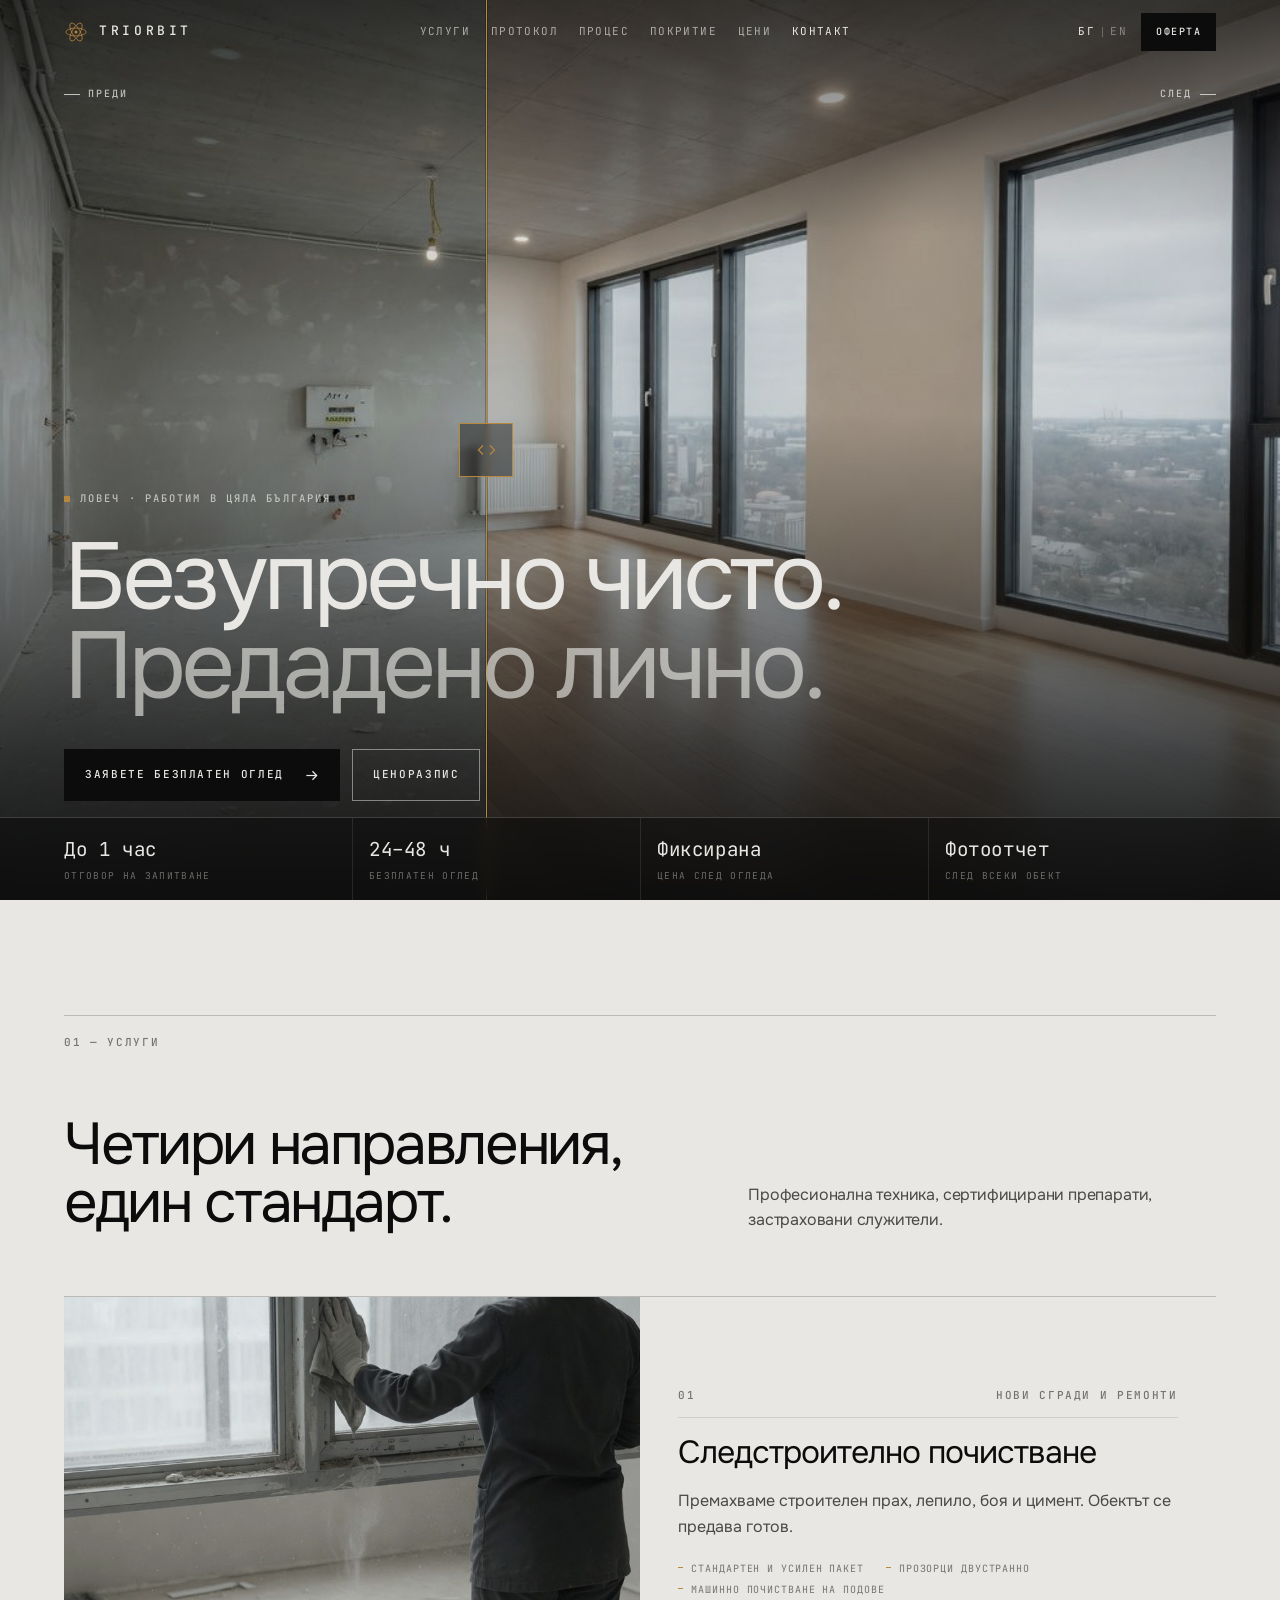
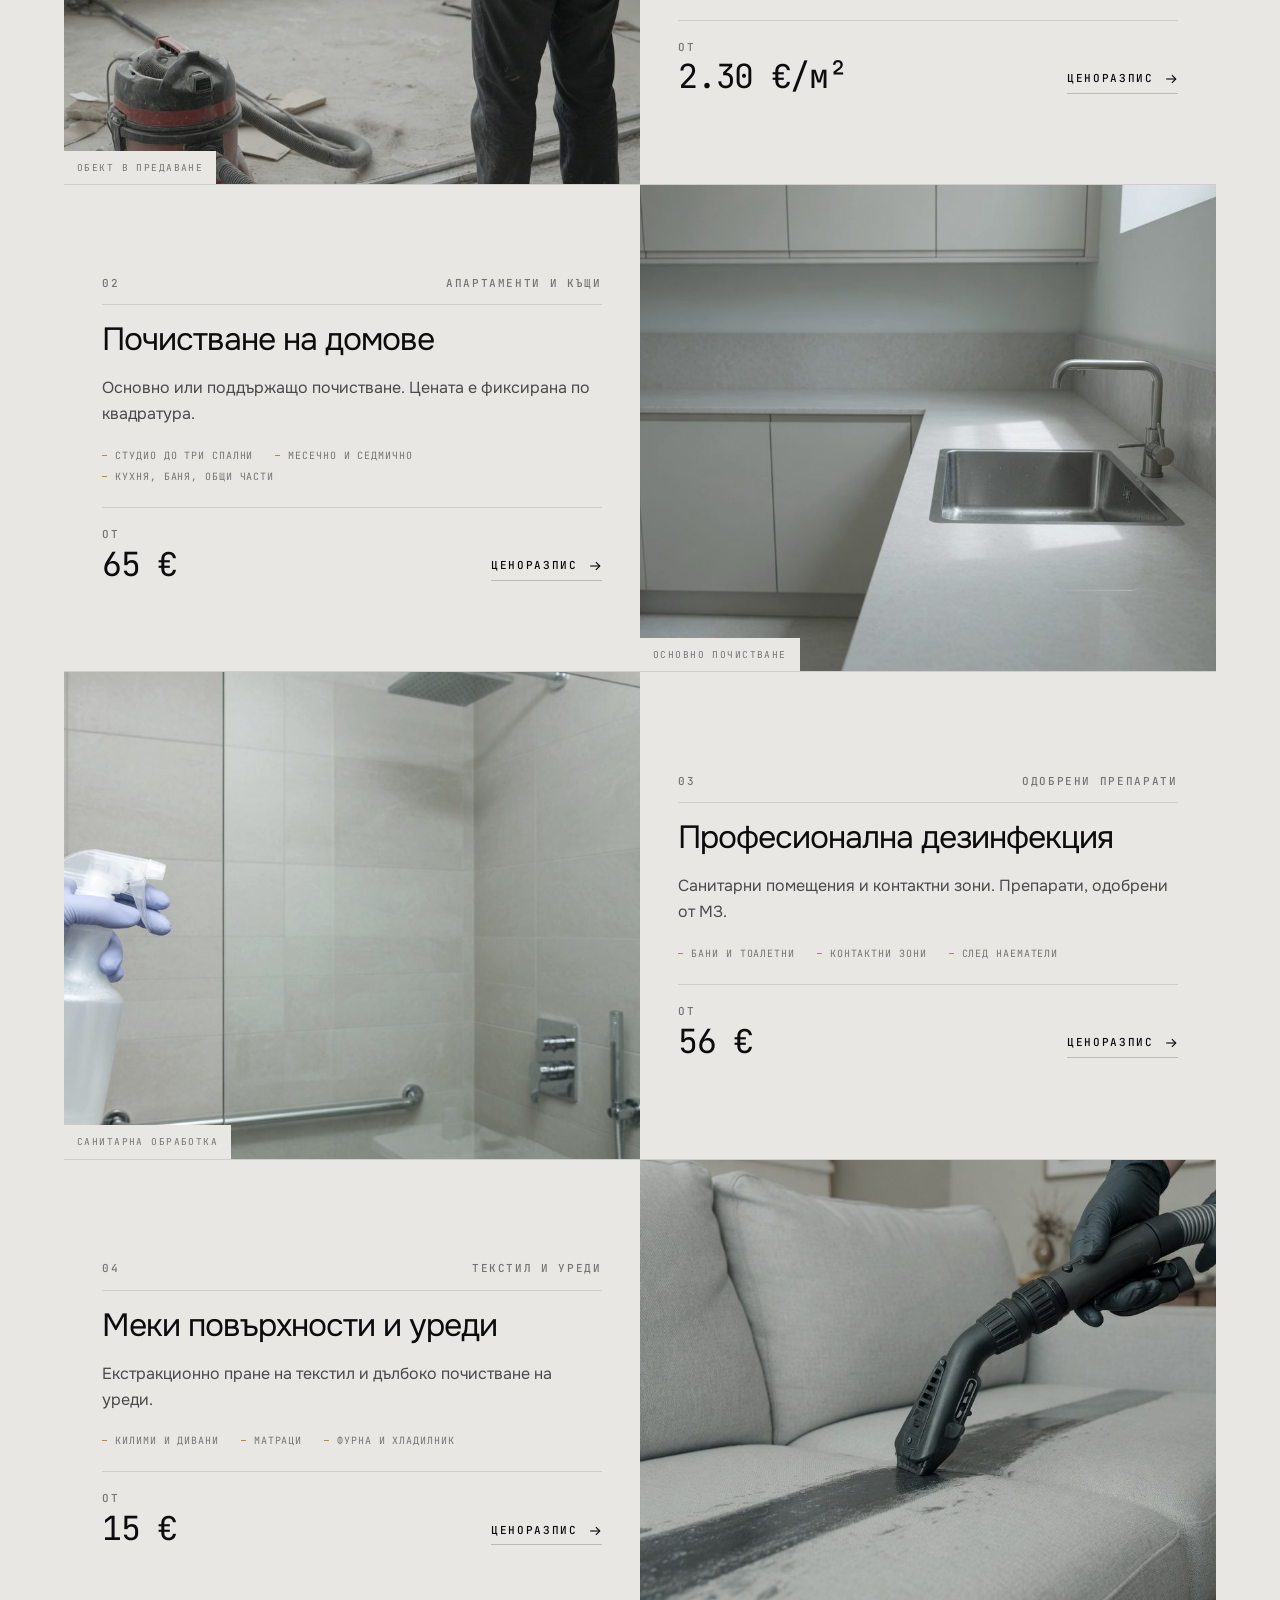
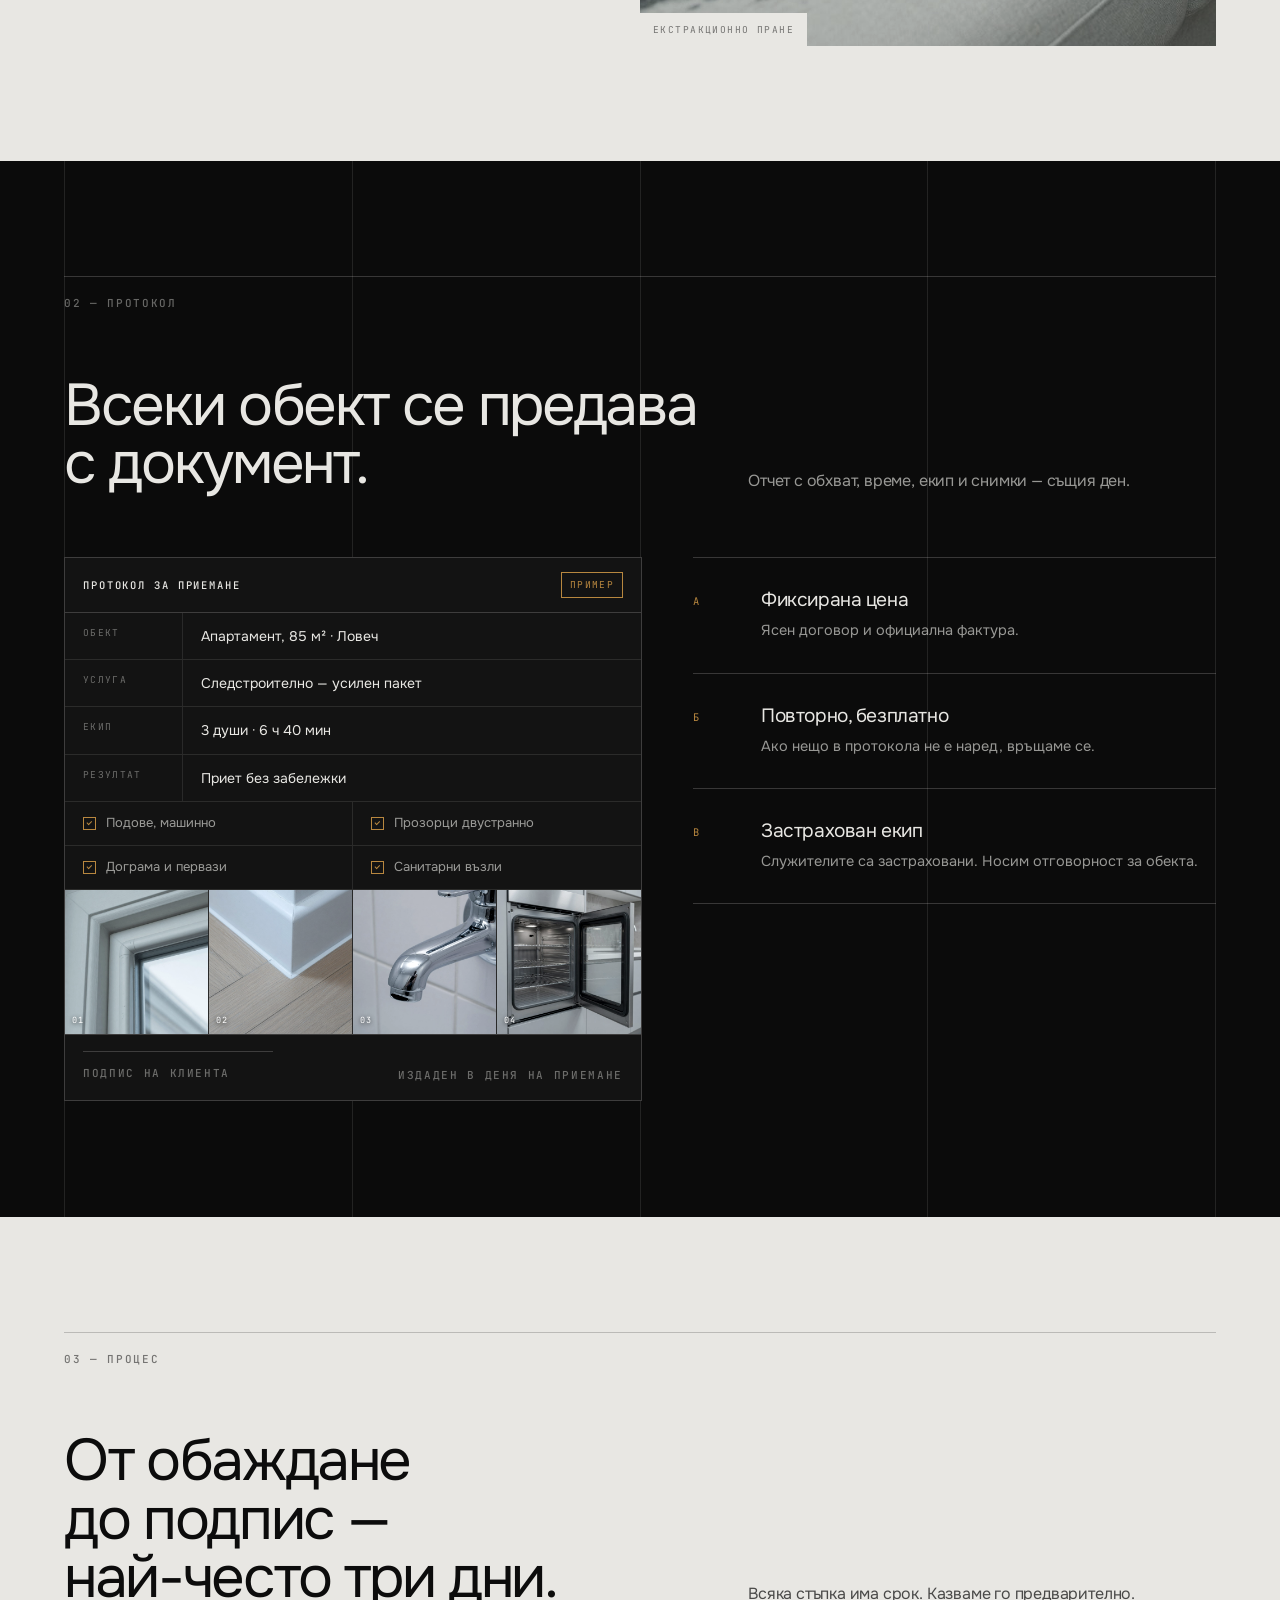
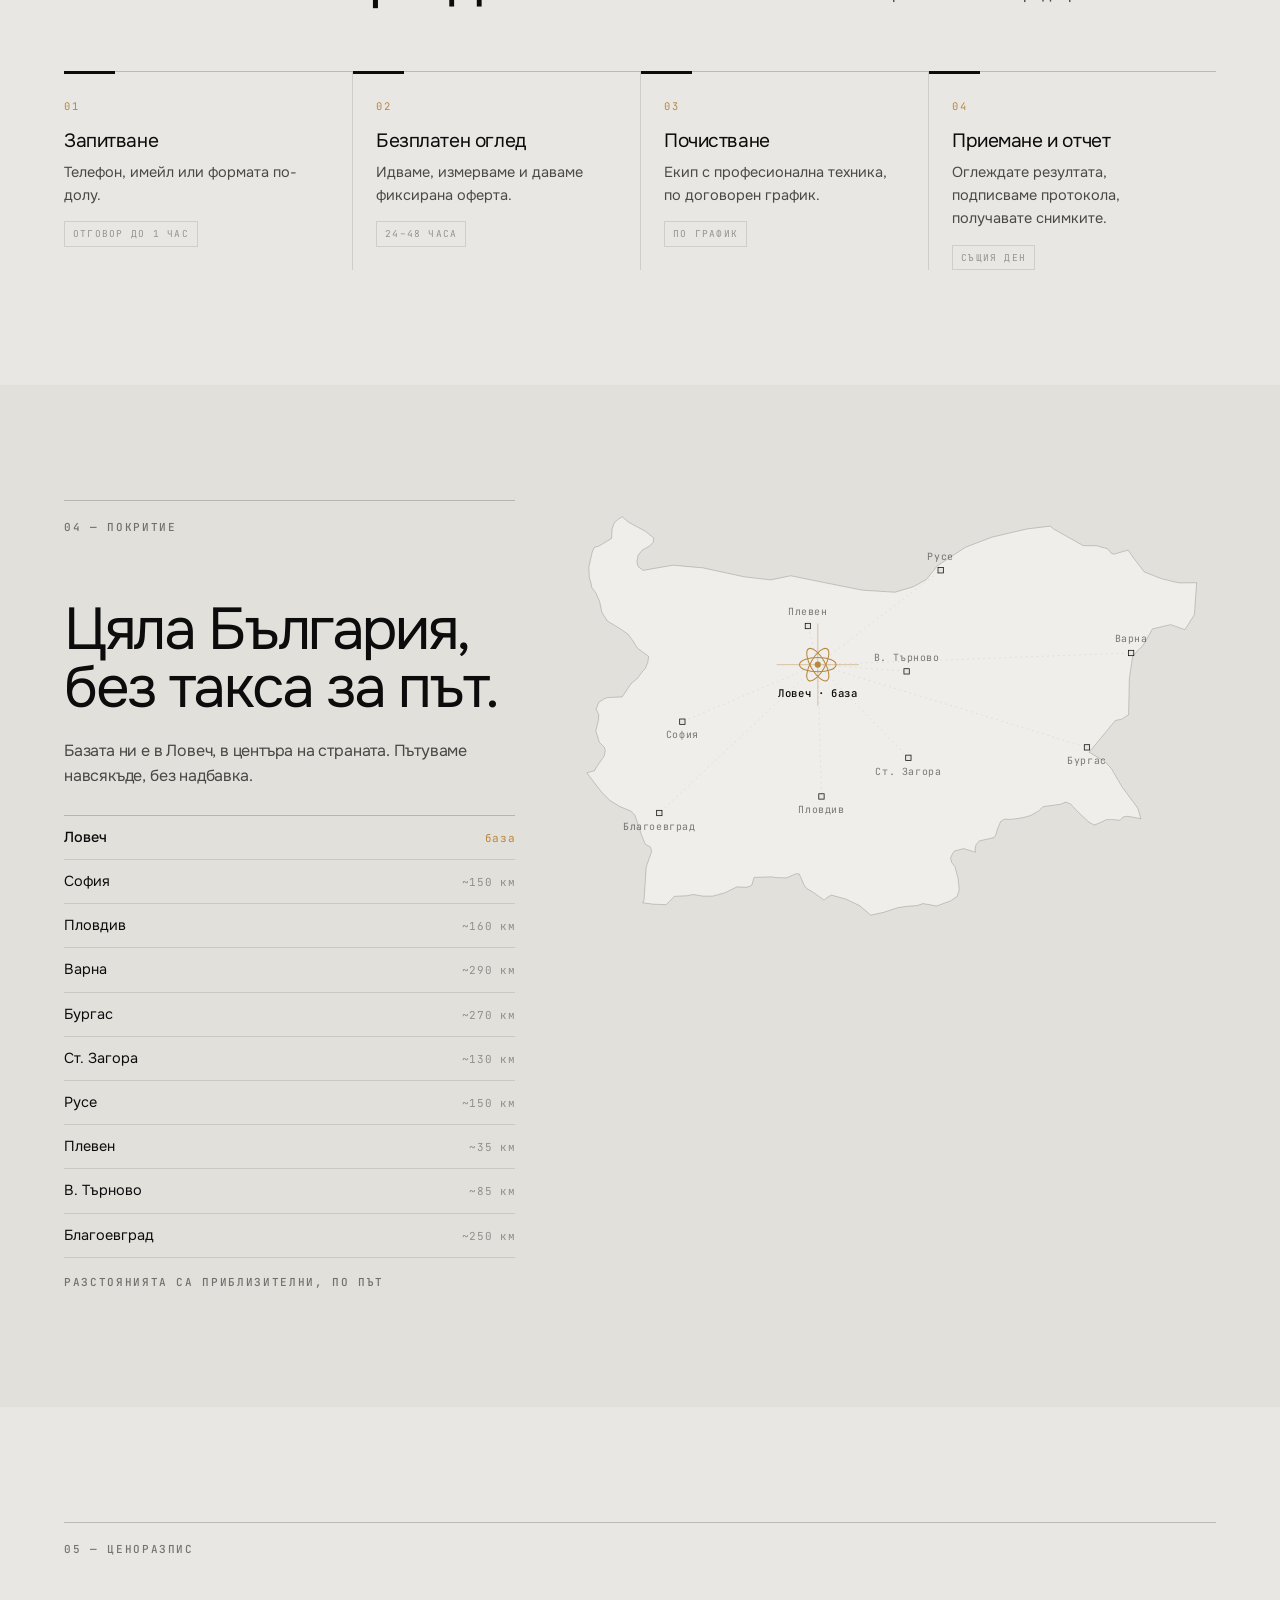
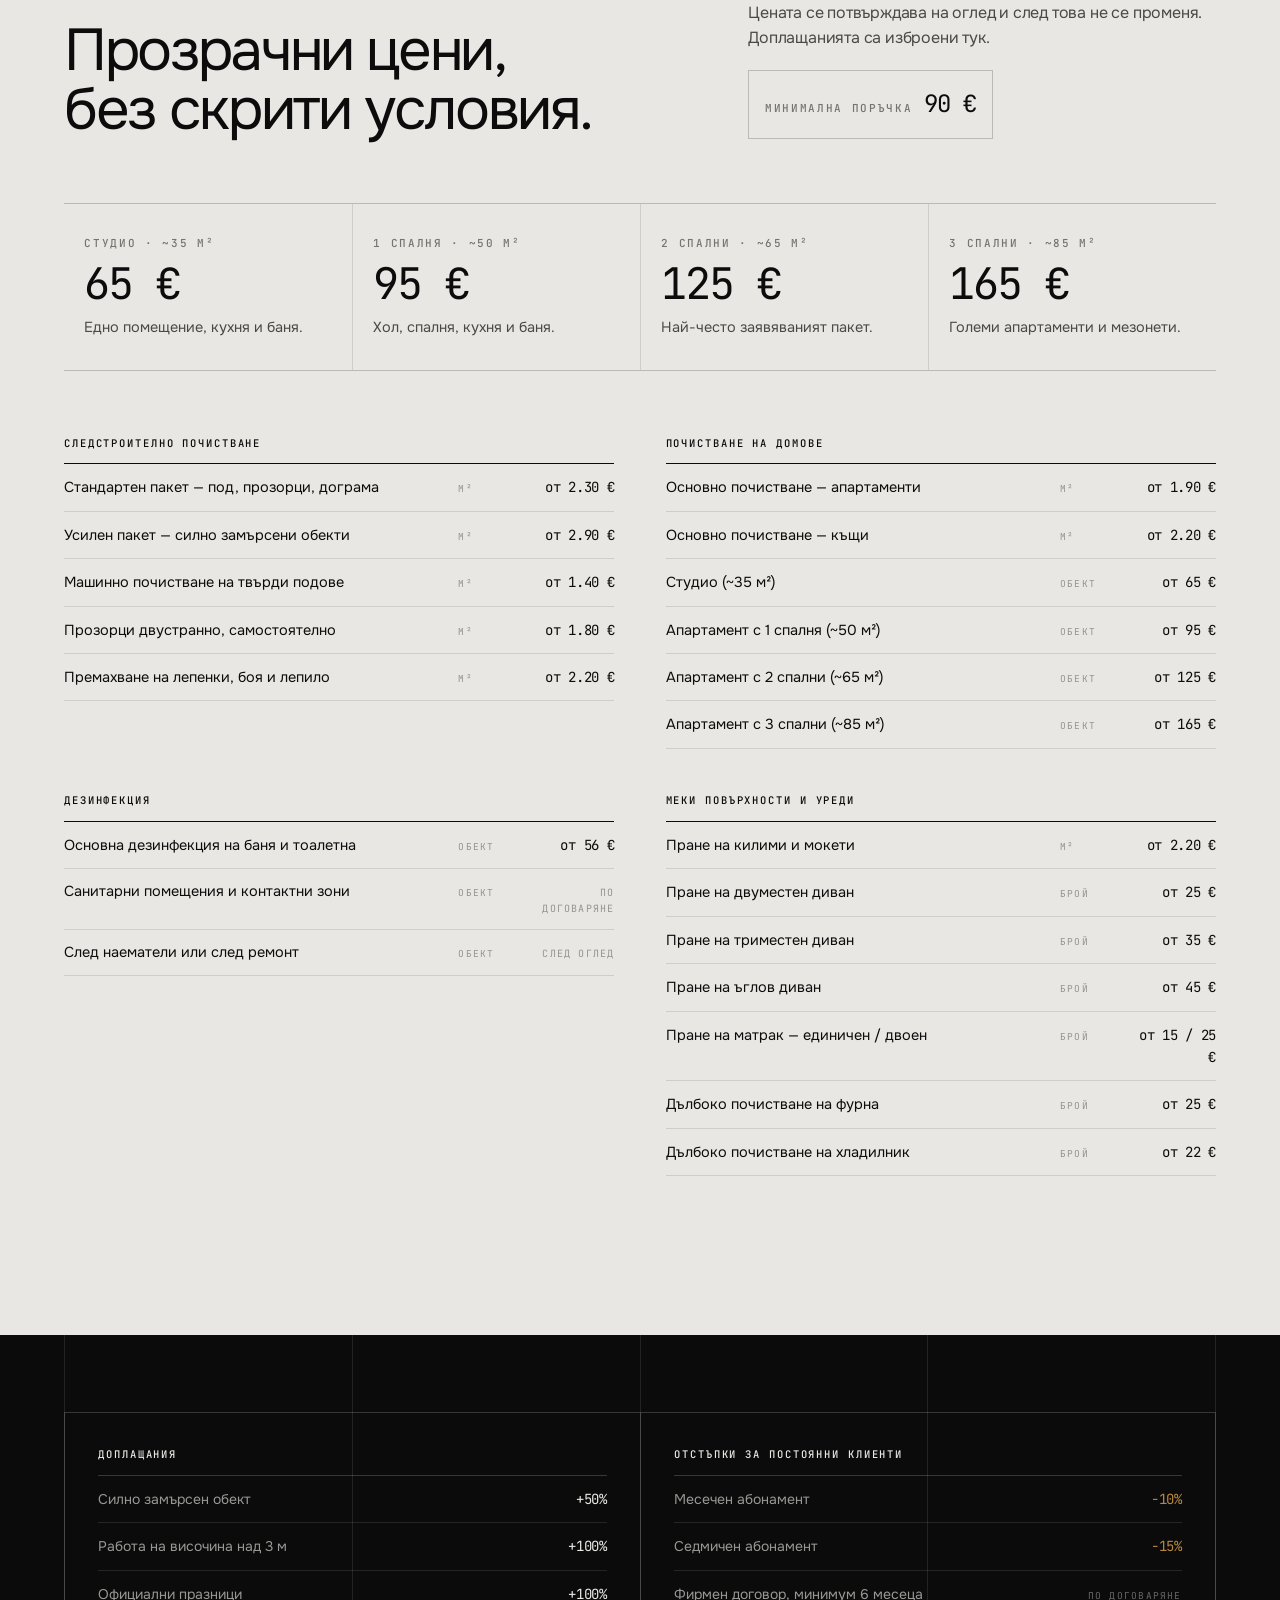
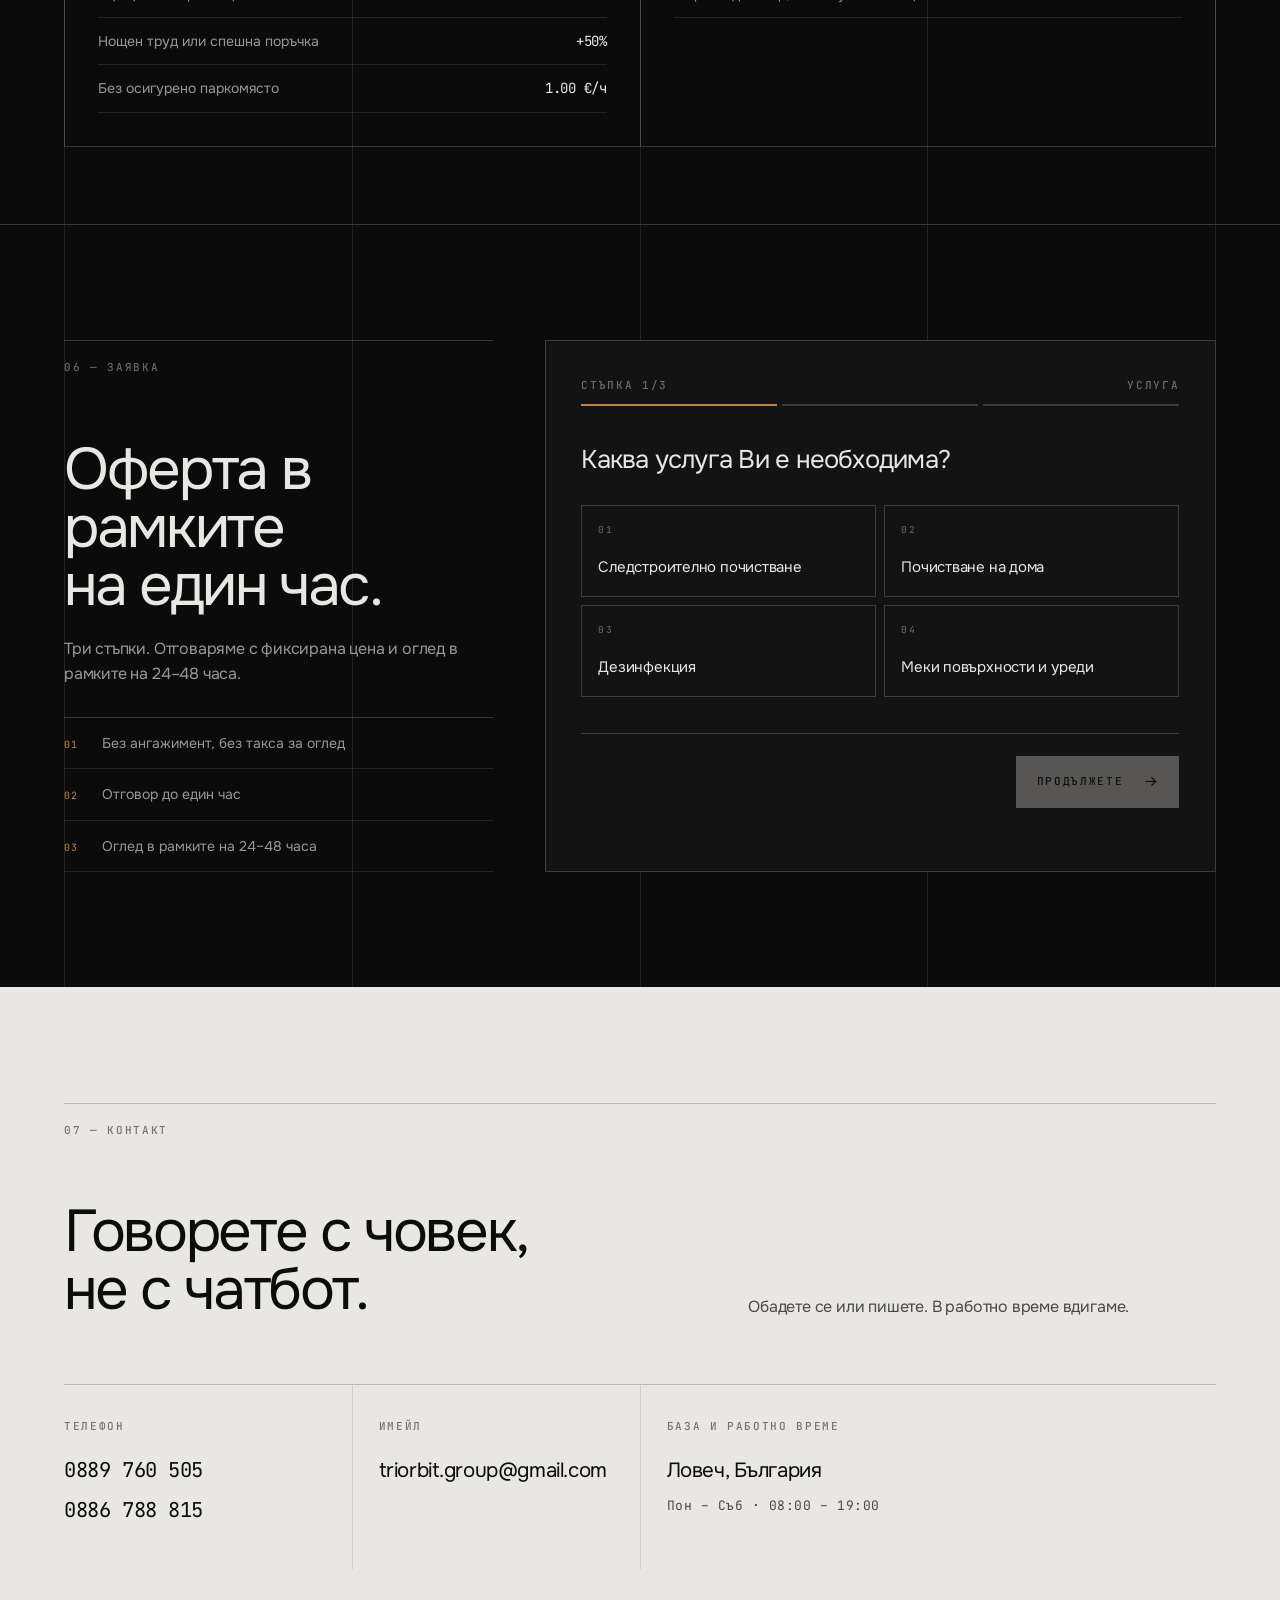
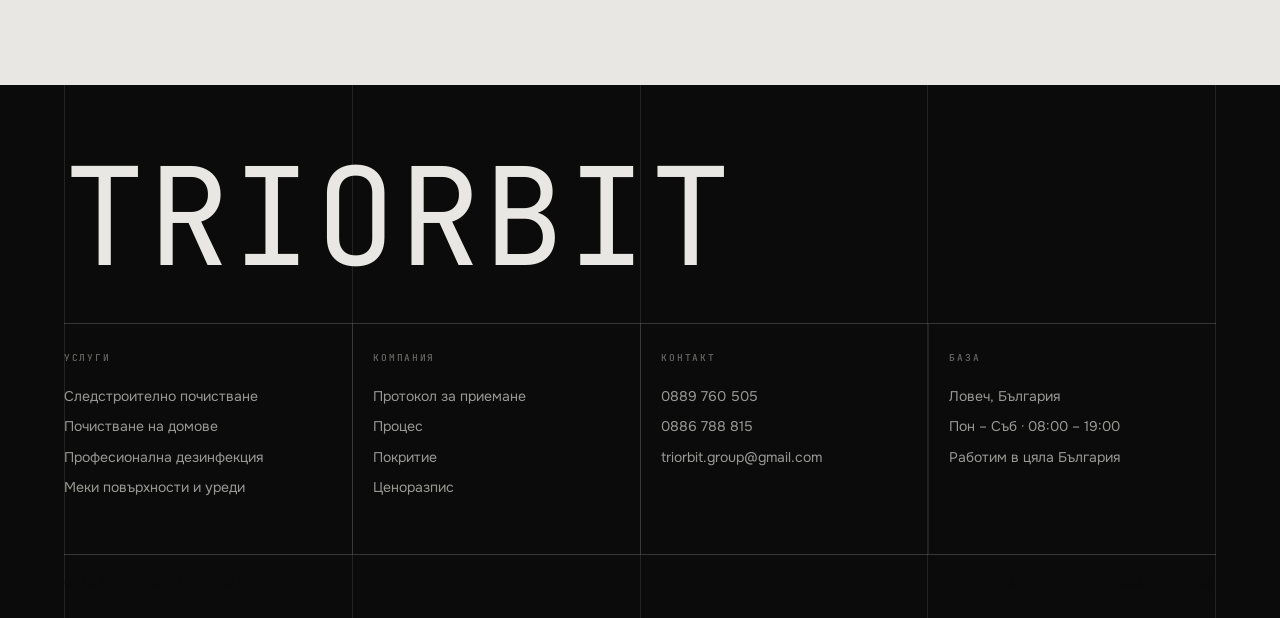
<file: index.html>
<!doctype html>
<html lang="bg">
<head>
<meta charset="utf-8">
<meta name="viewport" content="width=device-width,initial-scale=1">
<title>TriOrbit Group — Професионално почистване в цяла България</title>
<meta name="description" content="TriOrbit Group — следстроително почистване, основно почистване на жилища и професионална дезинфекция в цяла България. Фиксирани цени, гаранция за качество, фотоотчет.">
<meta name="theme-color" content="#E8E7E3">
<meta name="robots" content="index, follow, max-image-preview:large">
<meta name="author" content="TriOrbit Group">

<link rel="canonical" href="https://triorbit.vercel.app/">
<link rel="alternate" hreflang="bg" href="https://triorbit.vercel.app/">
<link rel="alternate" hreflang="en" href="https://triorbit.vercel.app/?lang=en">
<link rel="alternate" hreflang="x-default" href="https://triorbit.vercel.app/">

<!-- Local SEO -->
<meta name="geo.region" content="BG-11">
<meta name="geo.placename" content="Lovech">
<meta name="geo.position" content="43.1348;24.7115">
<meta name="ICBM" content="43.1348, 24.7115">

<meta property="og:title" content="TriOrbit Group — Професионално почистване">
<meta property="og:description" content="Следстроително почистване, основно почистване на дома и професионална дезинфекция в цяла България. Фиксирана цена, гаранция, фотоотчет.">
<meta property="og:type" content="website">
<meta property="og:url" content="https://triorbit.vercel.app/">
<meta property="og:site_name" content="TriOrbit Group">
<meta property="og:locale" content="bg_BG">
<meta property="og:locale:alternate" content="en_US">
<meta property="og:image" content="https://triorbit.vercel.app/og-image.jpg">
<meta property="og:image:width" content="1200">
<meta property="og:image:height" content="630">
<meta property="og:image:type" content="image/jpeg">
<meta property="og:image:alt" content="TriOrbit Group — безупречно чисто, предадено лично. Следстроително почистване, домове и дезинфекция в цяла България.">

<meta name="twitter:card" content="summary_large_image">
<meta name="twitter:title" content="TriOrbit Group — Професионално почистване">
<meta name="twitter:description" content="Следстроително почистване, основно почистване на дома и професионална дезинфекция в цяла България. Фиксирана цена, гаранция, фотоотчет.">
<meta name="twitter:image" content="https://triorbit.vercel.app/og-image.jpg">

<link rel="icon" href="data:image/svg+xml;utf8,<svg xmlns='http://www.w3.org/2000/svg' viewBox='0 0 64 64'><g transform='translate(32 32)' stroke='%23B8873F' fill='none'><ellipse cx='0' cy='0' rx='27' ry='10.5' stroke-width='2.4'/><ellipse cx='0' cy='0' rx='27' ry='10.5' stroke-width='2.4' transform='rotate(60)'/><ellipse cx='0' cy='0' rx='27' ry='10.5' stroke-width='2.4' transform='rotate(-60)'/><circle cx='0' cy='0' r='4.5' fill='%23B8873F' stroke='none'/></g></svg>">

<link rel="preconnect" href="https://fonts.googleapis.com">
<link rel="preconnect" href="https://fonts.gstatic.com" crossorigin>
<link rel="stylesheet" href="https://fonts.googleapis.com/css2?family=Onest:wght@300;400;500&family=JetBrains+Mono:wght@400;500&display=swap">
<link rel="preload" as="image" href="img/hero-after.jpg">
<link rel="preload" as="image" href="img/hero-before.jpg">
<link rel="stylesheet" href="styles.css">

<script type="application/ld+json">
{
  "@context": "https://schema.org",
  "@graph": [
    {
      "@type": "WebSite",
      "@id": "https://triorbit.vercel.app/#website",
      "url": "https://triorbit.vercel.app/",
      "name": "TriOrbit Group",
      "inLanguage": ["bg-BG", "en-US"],
      "publisher": { "@id": "https://triorbit.vercel.app/#business" }
    },
    {
      "@type": ["LocalBusiness", "HomeAndConstructionBusiness"],
      "@id": "https://triorbit.vercel.app/#business",
      "name": "TriOrbit Group",
      "description": "Професионално следстроително почистване, основно почистване на жилища и професионална дезинфекция в цяла България. Фиксирани цени, гаранция за качество и фотоотчет след всеки обект.",
      "url": "https://triorbit.vercel.app/",
      "image": "https://triorbit.vercel.app/og-image.jpg",
      "logo": "https://triorbit.vercel.app/og-image.jpg",
      "email": "triorbit.group@gmail.com",
      "telephone": "+359889760505",
      "priceRange": "€€",
      "currenciesAccepted": "EUR",
      "address": {
        "@type": "PostalAddress",
        "addressLocality": "Lovech",
        "addressRegion": "Lovech",
        "addressCountry": "BG"
      },
      "geo": {
        "@type": "GeoCoordinates",
        "latitude": 43.1348,
        "longitude": 24.7115
      },
      "areaServed": [
        { "@type": "Country", "name": "Bulgaria" },
        { "@type": "City", "name": "Ловеч" },
        { "@type": "City", "name": "София" },
        { "@type": "City", "name": "Пловдив" },
        { "@type": "City", "name": "Варна" },
        { "@type": "City", "name": "Бургас" },
        { "@type": "City", "name": "Стара Загора" },
        { "@type": "City", "name": "Русе" },
        { "@type": "City", "name": "Плевен" },
        { "@type": "City", "name": "Велико Търново" },
        { "@type": "City", "name": "Благоевград" }
      ],
      "contactPoint": [{
        "@type": "ContactPoint",
        "contactType": "sales",
        "telephone": "+359889760505",
        "email": "triorbit.group@gmail.com",
        "availableLanguage": ["Bulgarian", "English"],
        "areaServed": "BG"
      }],
      "openingHoursSpecification": [{
        "@type": "OpeningHoursSpecification",
        "dayOfWeek": ["Monday", "Tuesday", "Wednesday", "Thursday", "Friday", "Saturday"],
        "opens": "08:00",
        "closes": "19:00"
      }],
      "hasOfferCatalog": {
        "@type": "OfferCatalog",
        "name": "Услуги за почистване",
        "itemListElement": [
          {
            "@type": "Offer",
            "itemOffered": { "@type": "Service", "name": "Следстроително почистване", "serviceType": "Post-construction cleaning" },
            "priceSpecification": { "@type": "UnitPriceSpecification", "priceCurrency": "EUR", "price": "2.30", "unitText": "m²", "valueAddedTaxIncluded": true }
          },
          {
            "@type": "Offer",
            "itemOffered": { "@type": "Service", "name": "Основно почистване на домове", "serviceType": "Deep home cleaning" },
            "priceSpecification": { "@type": "PriceSpecification", "priceCurrency": "EUR", "minPrice": "65", "valueAddedTaxIncluded": true }
          },
          {
            "@type": "Offer",
            "itemOffered": { "@type": "Service", "name": "Професионална дезинфекция", "serviceType": "Professional disinfection" },
            "priceSpecification": { "@type": "PriceSpecification", "priceCurrency": "EUR", "minPrice": "56", "valueAddedTaxIncluded": true }
          },
          {
            "@type": "Offer",
            "itemOffered": { "@type": "Service", "name": "Допълнителни услуги — пране на мека мебел и почистване на уреди", "serviceType": "Upholstery laundering and appliance cleaning" },
            "priceSpecification": { "@type": "PriceSpecification", "priceCurrency": "EUR", "minPrice": "15", "valueAddedTaxIncluded": true }
          }
        ]
      }
    }
  ]
}
</script>
</head>
<body>

<div class="rails" aria-hidden="true"></div>

<nav class="idx" id="idx-rail" aria-label="Индекс на секциите">
  <a href="#services"><i></i>01</a>
  <a href="#report"><i></i>02</a>
  <a href="#process"><i></i>03</a>
  <a href="#coverage"><i></i>04</a>
  <a href="#pricing"><i></i>05</a>
  <a href="#inquiry"><i></i>06</a>
  <a href="#contact"><i></i>07</a>
</nav>

<header class="nav" id="site-nav">
  <div class="wrap">
    <div class="navbar">
      <a href="#top" class="logo" aria-label="TriOrbit Group">
        <svg width="24" height="24" viewBox="0 0 64 64" aria-hidden="true"><g transform="translate(32 32)" fill="none" stroke="var(--brass)" stroke-width="2"><ellipse rx="27" ry="10.5"></ellipse><ellipse rx="27" ry="10.5" transform="rotate(60)"></ellipse><ellipse rx="27" ry="10.5" transform="rotate(-60)"></ellipse><circle r="4" fill="var(--brass)" stroke="none"></circle></g></svg>
        <span class="logo-name">TriOrbit</span>
      </a>
      <div class="nav-links">
        <a href="#services" class="nav-link" data-bg="Услуги" data-en="Services">Услуги</a>
        <a href="#report" class="nav-link" data-bg="Протокол" data-en="Protocol">Протокол</a>
        <a href="#process" class="nav-link" data-bg="Процес" data-en="Process">Процес</a>
        <a href="#coverage" class="nav-link" data-bg="Покритие" data-en="Coverage">Покритие</a>
        <a href="#pricing" class="nav-link" data-bg="Цени" data-en="Pricing">Цени</a>
        <a href="#contact" class="nav-link" data-bg="Контакт" data-en="Contact">Контакт</a>
      </div>
      <div class="nav-right">
        <div class="lang" role="group" aria-label="Език">
          <button type="button" class="lang-btn is-active" data-lang="bg">бг</button>
          <span class="lang-sep" aria-hidden="true"></span>
          <button type="button" class="lang-btn" data-lang="en">en</button>
        </div>
        <a href="#inquiry" class="btn btn-sm nav-cta" data-bg="Оферта" data-en="Get a quote">Оферта</a>
        <button type="button" class="nav-burger" id="nav-burger" aria-label="Меню" aria-expanded="false" aria-controls="nav-mobile">
          <span></span><span></span>
        </button>
      </div>
    </div>
    <div class="nav-mobile" id="nav-mobile">
      <a href="#services" data-bg="Услуги" data-en="Services">Услуги</a>
      <a href="#report" data-bg="Протокол" data-en="Protocol">Протокол</a>
      <a href="#process" data-bg="Процес" data-en="Process">Процес</a>
      <a href="#coverage" data-bg="Покритие" data-en="Coverage">Покритие</a>
      <a href="#pricing" data-bg="Цени" data-en="Pricing">Цени</a>
      <a href="#contact" data-bg="Контакт" data-en="Contact">Контакт</a>
      <a href="#inquiry" class="btn"><span data-bg="Безплатна оферта" data-en="Free quote">Безплатна оферта</span><svg class="arw" width="15" height="15" viewBox="0 0 16 16" fill="none" stroke="currentColor" stroke-width="1.3" aria-hidden="true"><path d="M2.5 8h11"/><path d="M9 3.5 13.5 8 9 12.5"/></svg></a>
    </div>
  </div>
</header>

<main>

<!-- ═══ HERO ═══ -->
<section class="hero" id="top">
  <div class="wipe" id="wipe">
    <div class="wipe-layer"><img src="img/hero-after.jpg" class="ph" alt="Завършен апартамент след почистване от TriOrbit Group" width="1280" height="720" fetchpriority="high"></div>
    <div class="wipe-layer wipe-before"><img src="img/hero-before.jpg" class="ph" alt="Същият апартамент преди почистване, покрит със строителен прах" width="1280" height="720" fetchpriority="high"></div>
    <div class="wipe-scrim" aria-hidden="true"></div>
    <span class="wipe-tag is-l" aria-hidden="true"><b></b><span data-bg="Преди" data-en="Before">Преди</span></span>
    <span class="wipe-tag is-r" aria-hidden="true"><span data-bg="След" data-en="After">След</span><b></b></span>
    <div class="wipe-bar" aria-hidden="true"></div>
    <div class="wipe-knob" id="wipe-knob" role="separator" aria-label="Плъзнете, за да сравните преди и след" tabindex="0">
      <svg width="19" height="12" viewBox="0 0 19 12" fill="none" stroke-width="1.2" aria-hidden="true"><path d="M6 1.5 1.5 6 6 10.5"/><path d="M13 1.5 17.5 6 13 10.5"/></svg>
    </div>
    <label class="sr-only" for="wipe-range" data-bg="Сравнение преди и след" data-en="Before and after comparison">Сравнение преди и след</label>
    <input class="wipe-range" id="wipe-range" type="range" min="0" max="100" value="50" step="1">
  </div>

  <div class="hero-body">
    <div class="wrap">
      <div class="hero-eyebrow">
        <span class="pulse" aria-hidden="true"></span>
        <span data-bg="Ловеч · работим в цяла България" data-en="Lovech · operating across Bulgaria">Ловеч · работим в цяла България</span>
      </div>
      <h1 class="d1 hero-title">
        <span class="line" data-bg="Безупречно чисто." data-en="Impeccably clean.">Безупречно чисто.</span>
        <span class="line" data-bg="Предадено лично." data-en="Handed over in person.">Предадено лично.</span>
      </h1>
      <div class="hero-cta">
        <a href="#inquiry" class="btn">
          <span data-bg="Заявете безплатен оглед" data-en="Request a free site visit">Заявете безплатен оглед</span>
          <svg class="arw" width="15" height="15" viewBox="0 0 16 16" fill="none" stroke="currentColor" stroke-width="1.3" aria-hidden="true"><path d="M2.5 8h11"/><path d="M9 3.5 13.5 8 9 12.5"/></svg>
        </a>
        <a href="#pricing" class="btn btn-ghost" data-bg="Ценоразпис" data-en="Price list">Ценоразпис</a>
      </div>
    </div>
  </div>

  <div class="hero-strip">
    <div class="wrap">
      <div class="hstat"><b data-bg="До 1 час" data-en="Within 1 h">До 1 час</b><span data-bg="отговор на запитване" data-en="inquiry response">отговор на запитване</span></div>
      <div class="hstat"><b data-bg="24–48 ч" data-en="24–48 h">24–48 ч</b><span data-bg="безплатен оглед" data-en="free site visit">безплатен оглед</span></div>
      <div class="hstat"><b data-bg="Фиксирана" data-en="Fixed">Фиксирана</b><span data-bg="цена след огледа" data-en="price after the visit">цена след огледа</span></div>
      <div class="hstat"><b data-bg="Фотоотчет" data-en="Photo report">Фотоотчет</b><span data-bg="след всеки обект" data-en="after every job">след всеки обект</span></div>
    </div>
  </div>
</section>

<!-- ═══ 01 SERVICES ═══ -->
<section id="services">
  <div class="wrap sec">
    <div class="shead shead-grid reveal">
      <div>
        <div class="shead-top"><span class="mono">01 — <span data-bg="Услуги" data-en="Services">Услуги</span></span></div>
        <h2 class="d2">
          <span class="line" data-bg="Четири направления," data-en="Four disciplines,">Четири направления,</span>
          <span class="line" data-bg="един стандарт." data-en="one standard.">един стандарт.</span>
        </h2>
      </div>
      <p class="lede" data-bg="Професионална техника, сертифицирани препарати, застраховани служители." data-en="Professional equipment, certified products, fully insured staff.">Професионална техника, сертифицирани препарати, застраховани служители.</p>
    </div>

    <div class="svc reveal">
      <article class="svc-row">
        <figure class="svc-fig"><img src="img/svc-01.jpg" class="ph" alt="Специалист почиства строителен прах от прозоречна дограма" loading="lazy" width="1280" height="720"><figcaption data-bg="Обект в предаване" data-en="Site handover">Обект в предаване</figcaption></figure>
        <div class="svc-txt">
          <div class="svc-ix"><span class="mono">01</span><span class="mono" data-bg="Нови сгради и ремонти" data-en="New builds and renovations">Нови сгради и ремонти</span></div>
          <h3 class="d3" data-bg="Следстроително почистване" data-en="Post-construction cleaning">Следстроително почистване</h3>
          <p class="body" data-bg="Премахваме строителен прах, лепило, боя и цимент. Обектът се предава готов." data-en="We remove dust, adhesive, paint and cement. The site is handed over ready.">Премахваме строителен прах, лепило, боя и цимент. Обектът се предава готов.</p>
          <div class="svc-tags">
            <span data-bg="стандартен и усилен пакет" data-en="standard and heavy-duty">стандартен и усилен пакет</span>
            <span data-bg="прозорци двустранно" data-en="windows both sides">прозорци двустранно</span>
            <span data-bg="машинно почистване на подове" data-en="machine floor cleaning">машинно почистване на подове</span>
          </div>
          <div class="svc-foot">
            <div class="svc-price"><span class="mono" data-bg="от" data-en="from">от</span><b data-bg="2.30 €/м²" data-en="€2.30/m²">2.30 €/м²</b></div>
            <a href="#pricing" class="tlink"><span data-bg="Ценоразпис" data-en="Price list">Ценоразпис</span><svg class="arw" width="14" height="14" viewBox="0 0 16 16" fill="none" stroke="currentColor" stroke-width="1.3" aria-hidden="true"><path d="M2.5 8h11"/><path d="M9 3.5 13.5 8 9 12.5"/></svg></a>
          </div>
        </div>
      </article>

      <article class="svc-row">
        <figure class="svc-fig"><img src="img/svc-02.jpg" class="ph" alt="Безупречно чиста модерна кухня след основно почистване" loading="lazy" width="1280" height="720"><figcaption data-bg="Основно почистване" data-en="Deep clean">Основно почистване</figcaption></figure>
        <div class="svc-txt">
          <div class="svc-ix"><span class="mono">02</span><span class="mono" data-bg="Апартаменти и къщи" data-en="Apartments and houses">Апартаменти и къщи</span></div>
          <h3 class="d3" data-bg="Почистване на домове" data-en="Home cleaning">Почистване на домове</h3>
          <p class="body" data-bg="Основно или поддържащо почистване. Цената е фиксирана по квадратура." data-en="Deep or recurring cleaning. The price is fixed by floor area.">Основно или поддържащо почистване. Цената е фиксирана по квадратура.</p>
          <div class="svc-tags">
            <span data-bg="студио до три спални" data-en="studio to three bedrooms">студио до три спални</span>
            <span data-bg="месечно и седмично" data-en="monthly and weekly">месечно и седмично</span>
            <span data-bg="кухня, баня, общи части" data-en="kitchen, bath, common areas">кухня, баня, общи части</span>
          </div>
          <div class="svc-foot">
            <div class="svc-price"><span class="mono" data-bg="от" data-en="from">от</span><b data-bg="65 €" data-en="€65">65 €</b></div>
            <a href="#pricing" class="tlink"><span data-bg="Ценоразпис" data-en="Price list">Ценоразпис</span><svg class="arw" width="14" height="14" viewBox="0 0 16 16" fill="none" stroke="currentColor" stroke-width="1.3" aria-hidden="true"><path d="M2.5 8h11"/><path d="M9 3.5 13.5 8 9 12.5"/></svg></a>
          </div>
        </div>
      </article>

      <article class="svc-row">
        <figure class="svc-fig"><img src="img/svc-03.jpg" class="ph" alt="Дезинфекция на санитарно помещение с професионален препарат" loading="lazy" width="1280" height="720"><figcaption data-bg="Санитарна обработка" data-en="Sanitary treatment">Санитарна обработка</figcaption></figure>
        <div class="svc-txt">
          <div class="svc-ix"><span class="mono">03</span><span class="mono" data-bg="Одобрени препарати" data-en="Approved products">Одобрени препарати</span></div>
          <h3 class="d3" data-bg="Професионална дезинфекция" data-en="Professional disinfection">Професионална дезинфекция</h3>
          <p class="body" data-bg="Санитарни помещения и контактни зони. Препарати, одобрени от МЗ." data-en="Sanitary rooms and high-touch zones. Ministry-approved products.">Санитарни помещения и контактни зони. Препарати, одобрени от МЗ.</p>
          <div class="svc-tags">
            <span data-bg="бани и тоалетни" data-en="bathrooms and toilets">бани и тоалетни</span>
            <span data-bg="контактни зони" data-en="high-touch zones">контактни зони</span>
            <span data-bg="след наематели" data-en="after tenants">след наематели</span>
          </div>
          <div class="svc-foot">
            <div class="svc-price"><span class="mono" data-bg="от" data-en="from">от</span><b data-bg="56 €" data-en="€56">56 €</b></div>
            <a href="#pricing" class="tlink"><span data-bg="Ценоразпис" data-en="Price list">Ценоразпис</span><svg class="arw" width="14" height="14" viewBox="0 0 16 16" fill="none" stroke="currentColor" stroke-width="1.3" aria-hidden="true"><path d="M2.5 8h11"/><path d="M9 3.5 13.5 8 9 12.5"/></svg></a>
          </div>
        </div>
      </article>

      <article class="svc-row">
        <figure class="svc-fig"><img src="img/svc-04.jpg" class="ph" alt="Екстракционно пране на текстилен диван" loading="lazy" width="1280" height="720"><figcaption data-bg="Екстракционно пране" data-en="Extraction cleaning">Екстракционно пране</figcaption></figure>
        <div class="svc-txt">
          <div class="svc-ix"><span class="mono">04</span><span class="mono" data-bg="Текстил и уреди" data-en="Textiles and appliances">Текстил и уреди</span></div>
          <h3 class="d3" data-bg="Меки повърхности и уреди" data-en="Soft surfaces and appliances">Меки повърхности и уреди</h3>
          <p class="body" data-bg="Екстракционно пране на текстил и дълбоко почистване на уреди." data-en="Extraction cleaning for textiles and deep cleaning of appliances.">Екстракционно пране на текстил и дълбоко почистване на уреди.</p>
          <div class="svc-tags">
            <span data-bg="килими и дивани" data-en="carpets and sofas">килими и дивани</span>
            <span data-bg="матраци" data-en="mattresses">матраци</span>
            <span data-bg="фурна и хладилник" data-en="oven and fridge">фурна и хладилник</span>
          </div>
          <div class="svc-foot">
            <div class="svc-price"><span class="mono" data-bg="от" data-en="from">от</span><b data-bg="15 €" data-en="€15">15 €</b></div>
            <a href="#pricing" class="tlink"><span data-bg="Ценоразпис" data-en="Price list">Ценоразпис</span><svg class="arw" width="14" height="14" viewBox="0 0 16 16" fill="none" stroke="currentColor" stroke-width="1.3" aria-hidden="true"><path d="M2.5 8h11"/><path d="M9 3.5 13.5 8 9 12.5"/></svg></a>
          </div>
        </div>
      </article>
    </div>
  </div>
</section>

<!-- ═══ 02 PROTOCOL ═══ -->
<section class="band-void on-dark" id="report">
  <div class="rails-in" aria-hidden="true"></div>
  <div class="wrap sec">
    <div class="shead shead-grid reveal">
      <div>
        <div class="shead-top"><span class="mono">02 — <span data-bg="Протокол" data-en="Protocol">Протокол</span></span></div>
        <h2 class="d2">
          <span class="line" data-bg="Всеки обект се предава" data-en="Every job is handed over">Всеки обект се предава</span>
          <span class="line" data-bg="с документ." data-en="with a document.">с документ.</span>
        </h2>
      </div>
      <p class="lede" data-bg="Отчет с обхват, време, екип и снимки — същия ден." data-en="A report with scope, time, crew and photos — the same day.">Отчет с обхват, време, екип и снимки — същия ден.</p>
    </div>

    <div class="proto-grid reveal">
      <div class="doc">
        <div class="doc-head">
          <b data-bg="Протокол за приемане" data-en="Sign-off protocol">Протокол за приемане</b>
          <span class="doc-stamp" data-bg="Пример" data-en="Example">Пример</span>
        </div>
        <dl>
          <div class="doc-row"><dt data-bg="Обект" data-en="Site">Обект</dt><dd data-bg="Апартамент, 85 м² · Ловеч" data-en="Apartment, 85 m² · Lovech">Апартамент, 85 м² · Ловеч</dd></div>
          <div class="doc-row"><dt data-bg="Услуга" data-en="Service">Услуга</dt><dd data-bg="Следстроително — усилен пакет" data-en="Post-construction — heavy-duty">Следстроително — усилен пакет</dd></div>
          <div class="doc-row"><dt data-bg="Екип" data-en="Crew">Екип</dt><dd data-bg="3 души · 6 ч 40 мин" data-en="3 people · 6 h 40 min">3 души · 6 ч 40 мин</dd></div>
          <div class="doc-row"><dt data-bg="Резултат" data-en="Result">Резултат</dt><dd data-bg="Приет без забележки" data-en="Accepted without remarks">Приет без забележки</dd></div>
        </dl>
        <ul class="doc-checks">
          <li><span class="tick" aria-hidden="true"></span><span data-bg="Подове, машинно" data-en="Floors, machine-cleaned">Подове, машинно</span></li>
          <li><span class="tick" aria-hidden="true"></span><span data-bg="Прозорци двустранно" data-en="Windows both sides">Прозорци двустранно</span></li>
          <li><span class="tick" aria-hidden="true"></span><span data-bg="Дограма и первази" data-en="Frames and sills">Дограма и первази</span></li>
          <li><span class="tick" aria-hidden="true"></span><span data-bg="Санитарни възли" data-en="Sanitary rooms">Санитарни възли</span></li>
        </ul>
        <div class="doc-shots">
          <figure><img src="img/rep-01.jpg" class="ph" alt="Детайл: почистена дограма" loading="lazy" width="600" height="600"><span>01</span></figure>
          <figure><img src="img/rep-02.jpg" class="ph" alt="Детайл: почистен под и первази" loading="lazy" width="600" height="600"><span>02</span></figure>
          <figure><img src="img/rep-03.jpg" class="ph" alt="Детайл: почистена арматура в банята" loading="lazy" width="600" height="600"><span>03</span></figure>
          <figure><img src="img/rep-04.jpg" class="ph" alt="Детайл: почистена фурна" loading="lazy" width="600" height="600"><span>04</span></figure>
        </div>
        <div class="doc-sign">
          <div><i aria-hidden="true"></i><span class="mono" data-bg="Подпис на клиента" data-en="Client signature">Подпис на клиента</span></div>
          <span class="mono" data-bg="Издаден в деня на приемане" data-en="Issued on handover day">Издаден в деня на приемане</span>
        </div>
      </div>

      <div class="commits">
        <div class="commit">
          <em>А</em>
          <div>
            <h3 class="d4" data-bg="Фиксирана цена" data-en="Fixed price">Фиксирана цена</h3>
            <p class="body-sm" data-bg="Ясен договор и официална фактура." data-en="A clear contract and an official invoice.">Ясен договор и официална фактура.</p>
          </div>
        </div>
        <div class="commit">
          <em>Б</em>
          <div>
            <h3 class="d4" data-bg="Повторно, безплатно" data-en="Redone, free">Повторно, безплатно</h3>
            <p class="body-sm" data-bg="Ако нещо в протокола не е наред, връщаме се." data-en="If anything on the protocol is not right, we come back.">Ако нещо в протокола не е наред, връщаме се.</p>
          </div>
        </div>
        <div class="commit">
          <em>В</em>
          <div>
            <h3 class="d4" data-bg="Застрахован екип" data-en="Insured team">Застрахован екип</h3>
            <p class="body-sm" data-bg="Служителите са застраховани. Носим отговорност за обекта." data-en="Our staff are insured. We carry liability for the site.">Служителите са застраховани. Носим отговорност за обекта.</p>
          </div>
        </div>
      </div>
    </div>
  </div>
</section>

<!-- ═══ 03 PROCESS ═══ -->
<section id="process">
  <div class="wrap sec">
    <div class="shead shead-grid reveal">
      <div>
        <div class="shead-top"><span class="mono">03 — <span data-bg="Процес" data-en="Process">Процес</span></span></div>
        <h2 class="d2">
          <span class="line" data-bg="От обаждане до подпис —" data-en="From call to signature —">От обаждане до подпис —</span>
          <span class="line" data-bg="най-често три дни." data-en="usually three days.">най-често три дни.</span>
        </h2>
      </div>
      <p class="lede" data-bg="Всяка стъпка има срок. Казваме го предварително." data-en="Every step has a deadline. We name it up front.">Всяка стъпка има срок. Казваме го предварително.</p>
    </div>

    <div class="reveal">
      <div class="rulerbar" aria-hidden="true"></div>
      <div class="steps">
        <div class="step">
          <span class="step-n">01</span>
          <h3 class="d4" data-bg="Запитване" data-en="Inquiry">Запитване</h3>
          <p class="body-sm" data-bg="Телефон, имейл или формата по-долу." data-en="Phone, email or the form below.">Телефон, имейл или формата по-долу.</p>
          <span class="step-when" data-bg="отговор до 1 час" data-en="reply within 1 h">отговор до 1 час</span>
        </div>
        <div class="step">
          <span class="step-n">02</span>
          <h3 class="d4" data-bg="Безплатен оглед" data-en="Free site visit">Безплатен оглед</h3>
          <p class="body-sm" data-bg="Идваме, измерваме и даваме фиксирана оферта." data-en="We come, measure and issue a fixed quote.">Идваме, измерваме и даваме фиксирана оферта.</p>
          <span class="step-when" data-bg="24–48 часа" data-en="24–48 hours">24–48 часа</span>
        </div>
        <div class="step">
          <span class="step-n">03</span>
          <h3 class="d4" data-bg="Почистване" data-en="Cleaning">Почистване</h3>
          <p class="body-sm" data-bg="Екип с професионална техника, по договорен график." data-en="A team with professional equipment, on the agreed schedule.">Екип с професионална техника, по договорен график.</p>
          <span class="step-when" data-bg="по график" data-en="on schedule">по график</span>
        </div>
        <div class="step">
          <span class="step-n">04</span>
          <h3 class="d4" data-bg="Приемане и отчет" data-en="Sign-off and report">Приемане и отчет</h3>
          <p class="body-sm" data-bg="Оглеждате резултата, подписваме протокола, получавате снимките." data-en="You inspect, we sign the protocol, you receive the photos.">Оглеждате резултата, подписваме протокола, получавате снимките.</p>
          <span class="step-when" data-bg="същия ден" data-en="same day">същия ден</span>
        </div>
      </div>
    </div>
  </div>
</section>

<!-- ═══ 04 COVERAGE ═══ -->
<section class="band-lo" id="coverage">
  <div class="wrap sec">
    <div class="cov reveal">
      <div>
        <div class="shead">
          <div class="shead-top"><span class="mono">04 — <span data-bg="Покритие" data-en="Coverage">Покритие</span></span></div>
          <h2 class="d2">
            <span class="line" data-bg="Цяла България," data-en="All of Bulgaria,">Цяла България,</span>
            <span class="line" data-bg="без такса за път." data-en="no travel fee.">без такса за път.</span>
          </h2>
        </div>
        <p class="lede" style="margin-top:22px;" data-bg="Базата ни е в Ловеч, в центъра на страната. Пътуваме навсякъде, без надбавка." data-en="Our base is Lovech, in the centre of the country. We travel anywhere, no surcharge.">Базата ни е в Ловеч, в центъра на страната. Пътуваме навсякъде, без надбавка.</p>
        <div class="cities">
          <div class="city is-base"><span data-bg="Ловеч" data-en="Lovech">Ловеч</span><b data-bg="база" data-en="base">база</b></div>
        <div class="city"><span data-bg="София" data-en="Sofia">София</span><b data-bg="~150 км" data-en="~150 km">~150 км</b></div>
        <div class="city"><span data-bg="Пловдив" data-en="Plovdiv">Пловдив</span><b data-bg="~160 км" data-en="~160 km">~160 км</b></div>
        <div class="city"><span data-bg="Варна" data-en="Varna">Варна</span><b data-bg="~290 км" data-en="~290 km">~290 км</b></div>
        <div class="city"><span data-bg="Бургас" data-en="Burgas">Бургас</span><b data-bg="~270 км" data-en="~270 km">~270 км</b></div>
        <div class="city"><span data-bg="Ст. Загора" data-en="Stara Zagora">Ст. Загора</span><b data-bg="~130 км" data-en="~130 km">~130 км</b></div>
        <div class="city"><span data-bg="Русе" data-en="Ruse">Русе</span><b data-bg="~150 км" data-en="~150 km">~150 км</b></div>
        <div class="city"><span data-bg="Плевен" data-en="Pleven">Плевен</span><b data-bg="~35 км" data-en="~35 km">~35 км</b></div>
        <div class="city"><span data-bg="В. Търново" data-en="V. Tarnovo">В. Търново</span><b data-bg="~85 км" data-en="~85 km">~85 км</b></div>
        <div class="city"><span data-bg="Благоевград" data-en="Blagoevgrad">Благоевград</span><b data-bg="~250 км" data-en="~250 km">~250 км</b></div>
        </div>
        <p class="mono" style="margin-top:16px;" data-bg="Разстоянията са приблизителни, по път" data-en="Distances are approximate, by road">Разстоянията са приблизителни, по път</p>
      </div>
      <div class="cov-map">
<svg viewBox="30 34 852 578" role="img" aria-label="Карта на България с градовете, в които TriOrbit Group работи">
<path d="M856.0 142.5L853.0 184.5L840.6 204.1L821.9 197.5L798.1 203.0L785.5 225.2L778.3 231.8L771.9 239.5L767.7 268.4L766.7 315.7L757.7 321.5L749.4 323.2L714.9 364.9L734.8 376.6L743.6 385.5L758.1 410.3L778.8 438.3L782.8 452.0L765.5 448.9L759.4 449.8L755.5 454.1L747.5 453.3L737.5 453.3L727.1 458.3L721.4 460.4L713.7 455.8L699.3 442.2L690.6 432.7L684.1 430.3L677.6 433.1L654.3 436.3L648.8 441.9L638.0 448.0L627.2 450.9L611.7 453.0L603.5 452.7L598.9 455.6L595.1 464.6L592.5 473.3L590.2 476.9L570.8 481.2L566.6 486.2L565.4 491.1L565.7 496.0L550.3 491.3L538.4 494.4L535.6 498.2L533.1 503.6L534.5 509.4L538.9 514.9L543.0 530.1L544.5 545.2L542.0 553.8L533.1 559.9L514.8 566.6L497.1 563.4L489.2 566.1L476.1 567.0L464.0 568.8L445.4 574.9L428.6 578.6L413.5 566.0L395.6 557.4L376.8 552.3L370.3 556.0L367.4 558.9L351.7 547.8L344.7 543.8L341.2 539.5L334.7 524.6L330.8 524.2L317.8 529.7L305.4 529.4L297.8 528.4L275.4 529.1L272.5 539.2L269.7 540.8L264.9 542.1L253.0 541.5L237.8 549.0L221.5 553.6L208.8 553.7L195.6 551.5L187.8 553.1L170.8 553.9L160.1 564.9L143.4 564.2L129.3 562.4L131.1 558.9L133.9 515.4L140.8 496.0L140.5 492.0L139.1 488.9L132.9 485.8L128.4 475.3L119.2 447.7L113.9 442.1L99.4 436.2L86.6 428.3L75.8 417.7L56.0 391.8L66.0 389.2L69.0 383.9L79.0 369.6L80.1 362.6L79.1 358.6L72.4 351.7L67.8 336.8L71.3 322.7L71.6 315.5L68.2 308.4L71.7 299.5L78.9 294.7L83.4 293.2L102.4 292.3L114.4 274.5L121.7 268.8L129.2 258.8L132.7 255.1L136.0 247.2L137.1 239.2L122.1 228.0L117.0 219.5L110.3 210.2L101.2 203.8L83.0 192.7L75.9 181.5L72.7 166.9L67.8 155.9L62.5 148.7L61.5 142.9L59.3 135.7L58.7 121.6L63.0 102.8L65.8 96.2L72.0 94.4L88.5 84.4L89.2 71.6L92.2 63.6L97.5 59.1L102.3 56.0L111.3 63.4L133.1 75.3L143.7 83.9L143.2 89.3L138.2 94.5L128.7 99.7L123.2 106.6L121.7 115.1L123.1 121.1L129.7 126.4L168.9 119.5L208.6 123.1L261.9 134.7L297.3 138.8L323.4 133.4L371.9 143.2L416.9 152.2L460.1 155.0L484.4 147.8L501.4 138.2L516.1 120.1L552.3 96.2L587.3 82.8L633.3 72.0L663.9 68.3L668.3 72.0L707.3 93.9L724.7 94.0L738.8 97.9L743.9 103.7L747.5 105.1L766.1 99.7L774.4 111.7L787.4 128.5L809.4 137.1L829.1 142.0L835.2 142.8L856.0 142.5Z" fill="var(--paper-hi)" stroke="var(--rule)" stroke-width="1.2" stroke-linejoin="round"/>
<g stroke="var(--rule-lo)" stroke-width="1" stroke-dasharray="2 5">
<line x1="359.0" y1="250.0" x2="181.3" y2="324.8"/>
<line x1="359.0" y1="250.0" x2="363.8" y2="422.9"/>
<line x1="359.0" y1="250.0" x2="770.0" y2="234.7"/>
<line x1="359.0" y1="250.0" x2="712.1" y2="358.5"/>
<line x1="359.0" y1="250.0" x2="477.8" y2="372.2"/>
<line x1="359.0" y1="250.0" x2="520.2" y2="126.2"/>
<line x1="359.0" y1="250.0" x2="346.0" y2="199.3"/>
<line x1="359.0" y1="250.0" x2="475.5" y2="258.8"/>
<line x1="359.0" y1="250.0" x2="151.1" y2="444.6"/>
</g>
<rect x="177.8" y="321.3" width="7" height="7" fill="var(--paper)" stroke="var(--ink)" stroke-width="1"/>
<rect x="360.3" y="419.4" width="7" height="7" fill="var(--paper)" stroke="var(--ink)" stroke-width="1"/>
<rect x="766.5" y="231.2" width="7" height="7" fill="var(--paper)" stroke="var(--ink)" stroke-width="1"/>
<rect x="708.6" y="355.0" width="7" height="7" fill="var(--paper)" stroke="var(--ink)" stroke-width="1"/>
<rect x="474.3" y="368.7" width="7" height="7" fill="var(--paper)" stroke="var(--ink)" stroke-width="1"/>
<rect x="516.7" y="122.7" width="7" height="7" fill="var(--paper)" stroke="var(--ink)" stroke-width="1"/>
<rect x="342.5" y="195.8" width="7" height="7" fill="var(--paper)" stroke="var(--ink)" stroke-width="1"/>
<rect x="472.0" y="255.3" width="7" height="7" fill="var(--paper)" stroke="var(--ink)" stroke-width="1"/>
<rect x="147.6" y="441.1" width="7" height="7" fill="var(--paper)" stroke="var(--ink)" stroke-width="1"/>
<g stroke="var(--brass)" stroke-width="1" opacity=".55">
<line x1="359.0" y1="196" x2="359.0" y2="304"/><line x1="305" y1="250.0" x2="413" y2="250.0"/>
</g>
<g transform="translate(359.0 250.0)"><g fill="none" stroke="var(--brass)" stroke-width="1.4"><ellipse rx="24" ry="9.4"/><ellipse rx="24" ry="9.4" transform="rotate(60)"/><ellipse rx="24" ry="9.4" transform="rotate(-60)"/></g><circle r="4" fill="var(--brass)"/></g>
<g font-family="JetBrains Mono, monospace" font-size="13" letter-spacing="0.06em" fill="var(--ink-52)">
<text x="181.3" y="346.8" text-anchor="middle" data-bg="София" data-en="Sofia">София</text>
<text x="363.8" y="444.9" text-anchor="middle" data-bg="Пловдив" data-en="Plovdiv">Пловдив</text>
<text x="770.0" y="220.7" text-anchor="middle" data-bg="Варна" data-en="Varna">Варна</text>
<text x="712.1" y="380.5" text-anchor="middle" data-bg="Бургас" data-en="Burgas">Бургас</text>
<text x="477.8" y="394.2" text-anchor="middle" data-bg="Ст. Загора" data-en="Stara Zagora">Ст. Загора</text>
<text x="520.2" y="112.2" text-anchor="middle" data-bg="Русе" data-en="Ruse">Русе</text>
<text x="346.0" y="185.3" text-anchor="middle" data-bg="Плевен" data-en="Pleven">Плевен</text>
<text x="475.5" y="244.8" text-anchor="middle" data-bg="В. Търново" data-en="V. Tarnovo">В. Търново</text>
<text x="151.1" y="466.6" text-anchor="middle" data-bg="Благоевград" data-en="Blagoevgrad">Благоевград</text>
<text x="359.0" y="292" text-anchor="middle" fill="var(--ink)" font-size="14" font-weight="500" data-bg="Ловеч · база" data-en="Lovech · base">Ловеч · база</text>
</g>
</svg>
      </div>
    </div>
  </div>
</section>

<!-- ═══ 05 PRICING ═══ -->
<section id="pricing">
  <div class="wrap sec">
    <div class="shead shead-grid reveal">
      <div>
        <div class="shead-top"><span class="mono">05 — <span data-bg="Ценоразпис" data-en="Price list">Ценоразпис</span></span></div>
        <h2 class="d2">
          <span class="line" data-bg="Прозрачни цени," data-en="Transparent prices,">Прозрачни цени,</span>
          <span class="line" data-bg="без скрити условия." data-en="no hidden terms.">без скрити условия.</span>
        </h2>
      </div>
      <div style="display:flex; flex-direction:column; gap:20px; align-items:flex-start;">
        <p class="lede" data-bg="Цената се потвърждава на оглед и след това не се променя. Доплащанията са изброени тук." data-en="The price is confirmed at a visit and does not change. Surcharges are listed here.">Цената се потвърждава на оглед и след това не се променя. Доплащанията са изброени тук.</p>
        <div class="minord"><span class="mono" data-bg="минимална поръчка" data-en="minimum order">минимална поръчка</span><b>90 €</b></div>
      </div>
    </div>

    <div class="tiers reveal">
      <div class="tier"><span class="mono" data-bg="студио · ~35 м²" data-en="studio · ~35 m²">студио · ~35 м²</span><b data-bg="65 €" data-en="€65">65 €</b><p class="body-sm" data-bg="Едно помещение, кухня и баня." data-en="One room, kitchenette and bathroom.">Едно помещение, кухня и баня.</p></div>
      <div class="tier"><span class="mono" data-bg="1 спалня · ~50 м²" data-en="1 bedroom · ~50 m²">1 спалня · ~50 м²</span><b data-bg="95 €" data-en="€95">95 €</b><p class="body-sm" data-bg="Хол, спалня, кухня и баня." data-en="Living room, bedroom, kitchen and bathroom.">Хол, спалня, кухня и баня.</p></div>
      <div class="tier"><span class="mono" data-bg="2 спални · ~65 м²" data-en="2 bedrooms · ~65 m²">2 спални · ~65 м²</span><b data-bg="125 €" data-en="€125">125 €</b><p class="body-sm" data-bg="Най-често заявяваният пакет." data-en="The most requested package.">Най-често заявяваният пакет.</p></div>
      <div class="tier"><span class="mono" data-bg="3 спални · ~85 м²" data-en="3 bedrooms · ~85 m²">3 спални · ~85 м²</span><b data-bg="165 €" data-en="€165">165 €</b><p class="body-sm" data-bg="Големи апартаменти и мезонети." data-en="Large apartments and maisonettes.">Големи апартаменти и мезонети.</p></div>
    </div>

    <div class="ptables reveal">
      <div class="ptable">
        <h3 data-bg="Следстроително почистване" data-en="Post-construction cleaning">Следстроително почистване</h3>
        <div class="prow"><span class="prow-n" data-bg="Стандартен пакет — под, прозорци, дограма" data-en="Standard package — floors, windows, frames">Стандартен пакет — под, прозорци, дограма</span><span class="prow-u" data-bg="м²" data-en="m²">м²</span><span class="prow-p" data-bg="от 2.30 €" data-en="from €2.30">от 2.30 €</span></div>
        <div class="prow"><span class="prow-n" data-bg="Усилен пакет — силно замърсени обекти" data-en="Heavy-duty package — heavily soiled sites">Усилен пакет — силно замърсени обекти</span><span class="prow-u" data-bg="м²" data-en="m²">м²</span><span class="prow-p" data-bg="от 2.90 €" data-en="from €2.90">от 2.90 €</span></div>
        <div class="prow"><span class="prow-n" data-bg="Машинно почистване на твърди подове" data-en="Machine cleaning of hard floors">Машинно почистване на твърди подове</span><span class="prow-u" data-bg="м²" data-en="m²">м²</span><span class="prow-p" data-bg="от 1.40 €" data-en="from €1.40">от 1.40 €</span></div>
        <div class="prow"><span class="prow-n" data-bg="Прозорци двустранно, самостоятелно" data-en="Windows both sides, standalone">Прозорци двустранно, самостоятелно</span><span class="prow-u" data-bg="м²" data-en="m²">м²</span><span class="prow-p" data-bg="от 1.80 €" data-en="from €1.80">от 1.80 €</span></div>
        <div class="prow"><span class="prow-n" data-bg="Премахване на лепенки, боя и лепило" data-en="Removal of stickers, paint and adhesive">Премахване на лепенки, боя и лепило</span><span class="prow-u" data-bg="м²" data-en="m²">м²</span><span class="prow-p" data-bg="от 2.20 €" data-en="from €2.20">от 2.20 €</span></div>
      </div>
      <div class="ptable">
        <h3 data-bg="Почистване на домове" data-en="Home cleaning">Почистване на домове</h3>
        <div class="prow"><span class="prow-n" data-bg="Основно почистване — апартаменти" data-en="Deep cleaning — apartments">Основно почистване — апартаменти</span><span class="prow-u" data-bg="м²" data-en="m²">м²</span><span class="prow-p" data-bg="от 1.90 €" data-en="from €1.90">от 1.90 €</span></div>
        <div class="prow"><span class="prow-n" data-bg="Основно почистване — къщи" data-en="Deep cleaning — houses">Основно почистване — къщи</span><span class="prow-u" data-bg="м²" data-en="m²">м²</span><span class="prow-p" data-bg="от 2.20 €" data-en="from €2.20">от 2.20 €</span></div>
        <div class="prow"><span class="prow-n" data-bg="Студио (~35 м²)" data-en="Studio (~35 m²)">Студио (~35 м²)</span><span class="prow-u" data-bg="обект" data-en="job">обект</span><span class="prow-p" data-bg="от 65 €" data-en="from €65">от 65 €</span></div>
        <div class="prow"><span class="prow-n" data-bg="Апартамент с 1 спалня (~50 м²)" data-en="1-bedroom apartment (~50 m²)">Апартамент с 1 спалня (~50 м²)</span><span class="prow-u" data-bg="обект" data-en="job">обект</span><span class="prow-p" data-bg="от 95 €" data-en="from €95">от 95 €</span></div>
        <div class="prow"><span class="prow-n" data-bg="Апартамент с 2 спални (~65 м²)" data-en="2-bedroom apartment (~65 m²)">Апартамент с 2 спални (~65 м²)</span><span class="prow-u" data-bg="обект" data-en="job">обект</span><span class="prow-p" data-bg="от 125 €" data-en="from €125">от 125 €</span></div>
        <div class="prow"><span class="prow-n" data-bg="Апартамент с 3 спални (~85 м²)" data-en="3-bedroom apartment (~85 m²)">Апартамент с 3 спални (~85 м²)</span><span class="prow-u" data-bg="обект" data-en="job">обект</span><span class="prow-p" data-bg="от 165 €" data-en="from €165">от 165 €</span></div>
      </div>
      <div class="ptable">
        <h3 data-bg="Дезинфекция" data-en="Disinfection">Дезинфекция</h3>
        <div class="prow"><span class="prow-n" data-bg="Основна дезинфекция на баня и тоалетна" data-en="Full disinfection of bathroom and toilet">Основна дезинфекция на баня и тоалетна</span><span class="prow-u" data-bg="обект" data-en="job">обект</span><span class="prow-p" data-bg="от 56 €" data-en="from €56">от 56 €</span></div>
        <div class="prow"><span class="prow-n" data-bg="Санитарни помещения и контактни зони" data-en="Sanitary rooms and high-touch zones">Санитарни помещения и контактни зони</span><span class="prow-u" data-bg="обект" data-en="job">обект</span><span class="prow-p is-text" data-bg="по договаряне" data-en="on request">по договаряне</span></div>
        <div class="prow"><span class="prow-n" data-bg="След наематели или след ремонт" data-en="After tenants or after renovation">След наематели или след ремонт</span><span class="prow-u" data-bg="обект" data-en="job">обект</span><span class="prow-p is-text" data-bg="след оглед" data-en="after a visit">след оглед</span></div>
      </div>
      <div class="ptable">
        <h3 data-bg="Меки повърхности и уреди" data-en="Soft surfaces and appliances">Меки повърхности и уреди</h3>
        <div class="prow"><span class="prow-n" data-bg="Пране на килими и мокети" data-en="Carpet and rug cleaning">Пране на килими и мокети</span><span class="prow-u" data-bg="м²" data-en="m²">м²</span><span class="prow-p" data-bg="от 2.20 €" data-en="from €2.20">от 2.20 €</span></div>
        <div class="prow"><span class="prow-n" data-bg="Пране на двуместен диван" data-en="Two-seat sofa cleaning">Пране на двуместен диван</span><span class="prow-u" data-bg="брой" data-en="item">брой</span><span class="prow-p" data-bg="от 25 €" data-en="from €25">от 25 €</span></div>
        <div class="prow"><span class="prow-n" data-bg="Пране на триместен диван" data-en="Three-seat sofa cleaning">Пране на триместен диван</span><span class="prow-u" data-bg="брой" data-en="item">брой</span><span class="prow-p" data-bg="от 35 €" data-en="from €35">от 35 €</span></div>
        <div class="prow"><span class="prow-n" data-bg="Пране на ъглов диван" data-en="Corner sofa cleaning">Пране на ъглов диван</span><span class="prow-u" data-bg="брой" data-en="item">брой</span><span class="prow-p" data-bg="от 45 €" data-en="from €45">от 45 €</span></div>
        <div class="prow"><span class="prow-n" data-bg="Пране на матрак — единичен / двоен" data-en="Mattress cleaning — single / double">Пране на матрак — единичен / двоен</span><span class="prow-u" data-bg="брой" data-en="item">брой</span><span class="prow-p" data-bg="от 15 / 25 €" data-en="from €15 / €25">от 15 / 25 €</span></div>
        <div class="prow"><span class="prow-n" data-bg="Дълбоко почистване на фурна" data-en="Deep oven cleaning">Дълбоко почистване на фурна</span><span class="prow-u" data-bg="брой" data-en="item">брой</span><span class="prow-p" data-bg="от 25 €" data-en="from €25">от 25 €</span></div>
        <div class="prow"><span class="prow-n" data-bg="Дълбоко почистване на хладилник" data-en="Deep fridge cleaning">Дълбоко почистване на хладилник</span><span class="prow-u" data-bg="брой" data-en="item">брой</span><span class="prow-p" data-bg="от 22 €" data-en="from €22">от 22 €</span></div>
      </div>
    </div>
  </div>
</section>

<section class="band-void on-dark">
  <div class="rails-in" aria-hidden="true"></div>
  <div class="wrap" style="padding-top:clamp(56px,6vw,96px); padding-bottom:clamp(56px,6vw,96px);">
    <div class="ledger reveal">
      <div>
        <h3 data-bg="Доплащания" data-en="Surcharges">Доплащания</h3>
        <div class="srow"><span data-bg="Силно замърсен обект" data-en="Heavily soiled site">Силно замърсен обект</span><b>+50%</b></div>
        <div class="srow"><span data-bg="Работа на височина над 3 м" data-en="Work above 3 m">Работа на височина над 3 м</span><b>+100%</b></div>
        <div class="srow"><span data-bg="Официални празници" data-en="Public holidays">Официални празници</span><b>+100%</b></div>
        <div class="srow"><span data-bg="Нощен труд или спешна поръчка" data-en="Night work or same-day urgency">Нощен труд или спешна поръчка</span><b>+50%</b></div>
        <div class="srow"><span data-bg="Без осигурено паркомясто" data-en="No parking provided">Без осигурено паркомясто</span><b data-bg="1.00 €/ч" data-en="€1.00/h">1.00 €/ч</b></div>
      </div>
      <div>
        <h3 data-bg="Отстъпки за постоянни клиенти" data-en="Discounts for recurring clients">Отстъпки за постоянни клиенти</h3>
        <div class="srow"><span data-bg="Месечен абонамент" data-en="Monthly subscription">Месечен абонамент</span><b class="is-off">−10%</b></div>
        <div class="srow"><span data-bg="Седмичен абонамент" data-en="Weekly subscription">Седмичен абонамент</span><b class="is-off">−15%</b></div>
        <div class="srow"><span data-bg="Фирмен договор, минимум 6 месеца" data-en="Company contract, minimum 6 months">Фирмен договор, минимум 6 месеца</span><b class="is-note" data-bg="по договаряне" data-en="on request">по договаряне</b></div>
      </div>
    </div>
  </div>
</section>

<!-- ═══ 06 INQUIRY ═══ -->
<section class="band-void on-dark" id="inquiry" style="border-top:1px solid var(--vrule);">
  <div class="rails-in" aria-hidden="true"></div>
  <div class="wrap sec">
    <div class="inq">
      <div class="reveal">
        <div class="shead">
          <div class="shead-top"><span class="mono">06 — <span data-bg="Заявка" data-en="Inquiry">Заявка</span></span></div>
          <h2 class="d2">
            <span class="line" data-bg="Оферта в рамките" data-en="A quote within">Оферта в рамките</span>
            <span class="line" data-bg="на един час." data-en="one hour.">на един час.</span>
          </h2>
        </div>
        <p class="lede" style="margin-top:22px;" data-bg="Три стъпки. Отговаряме с фиксирана цена и оглед в рамките на 24–48 часа." data-en="Three steps. We reply with a fixed price and a visit within 24–48 hours.">Три стъпки. Отговаряме с фиксирана цена и оглед в рамките на 24–48 часа.</p>
        <div class="promises">
          <div class="promise"><em>01</em><span data-bg="Без ангажимент, без такса за оглед" data-en="No obligation, no visit fee">Без ангажимент, без такса за оглед</span></div>
          <div class="promise"><em>02</em><span data-bg="Отговор до един час" data-en="A reply within one hour">Отговор до един час</span></div>
          <div class="promise"><em>03</em><span data-bg="Оглед в рамките на 24–48 часа" data-en="A site visit within 24–48 hours">Оглед в рамките на 24–48 часа</span></div>
        </div>
      </div>

      <form class="formx reveal" id="inquiry-form" novalidate>
        <div class="fprog" id="form-progress">
          <div class="fprog-head">
            <span class="mono"><span data-bg="стъпка" data-en="step">стъпка</span> <span id="step-current">1</span>/3</span>
            <span class="mono" id="step-name" data-bg="услуга" data-en="service">услуга</span>
          </div>
          <div class="fbar" id="progress-bar"><span class="is-done"></span><span></span><span></span></div>
        </div>

        <div class="fstep is-active" data-step="0">
          <h3 class="fq" data-bg="Каква услуга Ви е необходима?" data-en="Which service do you need?">Каква услуга Ви е необходима?</h3>
          <div class="choice-grid" data-field="service">
            <button type="button" class="choice" data-value="Следстроително почистване"><em>01</em><span data-bg="Следстроително почистване" data-en="Post-construction cleaning">Следстроително почистване</span></button>
            <button type="button" class="choice" data-value="Почистване на дома"><em>02</em><span data-bg="Почистване на дома" data-en="Home cleaning">Почистване на дома</span></button>
            <button type="button" class="choice" data-value="Дезинфекция"><em>03</em><span data-bg="Дезинфекция" data-en="Disinfection">Дезинфекция</span></button>
            <button type="button" class="choice" data-value="Меки повърхности и уреди"><em>04</em><span data-bg="Меки повърхности и уреди" data-en="Soft surfaces and appliances">Меки повърхности и уреди</span></button>
          </div>
        </div>

        <div class="fstep" data-step="1">
          <h3 class="fq" data-bg="Разкажете ни за обекта." data-en="Tell us about the site.">Разкажете ни за обекта.</h3>
          <div class="field">
            <span class="flabel" data-bg="Тип имот" data-en="Property type">Тип имот</span>
            <div class="choice-pills" data-field="propertyType">
              <button type="button" class="pill choice" data-value="Апартамент" data-bg="Апартамент" data-en="Apartment">Апартамент</button>
              <button type="button" class="pill choice" data-value="Къща" data-bg="Къща" data-en="House">Къща</button>
              <button type="button" class="pill choice" data-value="Офис" data-bg="Офис" data-en="Office">Офис</button>
              <button type="button" class="pill choice" data-value="Друго" data-bg="Друго" data-en="Other">Друго</button>
            </div>
          </div>
          <div class="frow">
            <div class="field">
              <label for="f-size" data-bg="Квадратура" data-en="Floor area">Квадратура</label>
              <input id="f-size" name="size" type="text" inputmode="numeric" autocomplete="off" placeholder="напр. 85 м²" data-bg-placeholder="напр. 85 м²" data-en-placeholder="e.g. 85 m²">
            </div>
            <div class="field">
              <label for="f-when" data-bg="Кога" data-en="When">Кога</label>
              <select id="f-when" name="when">
                <option value="" data-bg="Изберете период" data-en="Choose a timeframe">Изберете период</option>
                <option value="Възможно най-скоро" data-bg="Възможно най-скоро" data-en="As soon as possible">Възможно най-скоро</option>
                <option value="В рамките на 1 седмица" data-bg="В рамките на 1 седмица" data-en="Within 1 week">В рамките на 1 седмица</option>
                <option value="В рамките на 1 месец" data-bg="В рамките на 1 месец" data-en="Within 1 month">В рамките на 1 месец</option>
                <option value="Само проучвам цени" data-bg="Само проучвам цени" data-en="Just checking prices">Само проучвам цени</option>
              </select>
            </div>
          </div>
          <div class="field">
            <label for="f-notes" data-bg="Бележки" data-en="Notes">Бележки</label>
            <textarea id="f-notes" name="notes" rows="3" placeholder="Град, етаж, състояние на обекта…" data-bg-placeholder="Град, етаж, състояние на обекта…" data-en-placeholder="City, floor, condition of the site…"></textarea>
          </div>
        </div>

        <div class="fstep" data-step="2">
          <h3 class="fq" data-bg="Как да се свържем с Вас?" data-en="How should we reach you?">Как да се свържем с Вас?</h3>
          <div class="field">
            <label for="f-name" data-bg="Име" data-en="Name">Име</label>
            <input id="f-name" name="name" type="text" autocomplete="name" placeholder="Име и фамилия" data-bg-placeholder="Име и фамилия" data-en-placeholder="First and last name">
          </div>
          <div class="frow">
            <div class="field">
              <label for="f-phone" data-bg="Телефон" data-en="Phone">Телефон</label>
              <input id="f-phone" name="phone" type="tel" autocomplete="tel" placeholder="0889 760 505" data-bg-placeholder="0889 760 505" data-en-placeholder="+359 889 760 505">
            </div>
            <div class="field">
              <label for="f-email" data-bg="Имейл" data-en="Email">Имейл</label>
              <input id="f-email" name="email" type="email" autocomplete="email" placeholder="you@example.com" data-bg-placeholder="you@example.com" data-en-placeholder="you@example.com">
            </div>
          </div>
          <label class="consent">
            <input type="checkbox" name="consent">
            <span data-bg="Съгласен съм TriOrbit Group да се свърже с мен във връзка с това запитване." data-en="I agree that TriOrbit Group may contact me about this inquiry.">Съгласен съм TriOrbit Group да се свърже с мен във връзка с това запитване.</span>
          </label>
          <div class="hp" aria-hidden="true"><label for="f-company">Company</label><input id="f-company" name="company" type="text" tabindex="-1" autocomplete="off"></div>
        </div>

        <div class="ferr" id="inquiry-error" hidden></div>

        <div class="factions" id="form-actions">
          <button type="button" class="btn btn-ghost btn-sm" id="btn-back" data-bg="Назад" data-en="Back">Назад</button>
          <button type="button" class="btn" id="btn-next">
            <span data-bg="Продължете" data-en="Continue">Продължете</span>
            <svg class="arw" width="15" height="15" viewBox="0 0 16 16" fill="none" stroke="currentColor" stroke-width="1.3" aria-hidden="true"><path d="M2.5 8h11"/><path d="M9 3.5 13.5 8 9 12.5"/></svg>
          </button>
          <button type="submit" class="btn" id="btn-submit">
            <span id="btn-submit-label" data-bg="Изпратете заявката" data-en="Send the request">Изпратете заявката</span>
            <svg class="arw" width="15" height="15" viewBox="0 0 16 16" fill="none" stroke="currentColor" stroke-width="1.3" aria-hidden="true"><path d="M2.5 8h11"/><path d="M9 3.5 13.5 8 9 12.5"/></svg>
          </button>
        </div>

        <div class="fsuccess" id="inquiry-success" role="status">
          <div class="fsuccess-mark" aria-hidden="true"><svg width="18" height="14" viewBox="0 0 18 14" fill="none" stroke="var(--brass)" stroke-width="1.4"><path d="M1 7l5.5 5.5L17 2"/></svg></div>
          <h3 class="d3" data-bg="Получихме Вашата заявка." data-en="We have your request.">Получихме Вашата заявка.</h3>
          <p class="body-sm" style="margin-top:12px; max-width:44ch;" data-bg="Отговаряме до един час. Ако бързате: 0889 760 505." data-en="We reply within one hour. In a hurry? Call 0889 760 505.">Отговаряме до един час. Ако бързате: 0889 760 505.</p>
          <button type="button" class="tlink" id="btn-reset" style="margin-top:26px;" data-bg="Нова заявка" data-en="New request">Нова заявка</button>
        </div>
      </form>
    </div>
  </div>
</section>

<!-- ═══ 07 CONTACT ═══ -->
<section id="contact">
  <div class="wrap sec">
    <div class="shead shead-grid reveal">
      <div>
        <div class="shead-top"><span class="mono">07 — <span data-bg="Контакт" data-en="Contact">Контакт</span></span></div>
        <h2 class="d2">
          <span class="line" data-bg="Говорете с човек," data-en="Talk to a person,">Говорете с човек,</span>
          <span class="line" data-bg="не с чатбот." data-en="not a chatbot.">не с чатбот.</span>
        </h2>
      </div>
      <p class="lede" data-bg="Обадете се или пишете. В работно време вдигаме." data-en="Call or write. We answer during business hours.">Обадете се или пишете. В работно време вдигаме.</p>
    </div>

    <div class="contact reveal">
      <div class="cblock">
        <p class="mono" style="margin-bottom:14px;" data-bg="Телефон" data-en="Phone">Телефон</p>
        <a href="tel:+359889760505" class="num">0889 760 505</a>
        <a href="tel:+359886788815" class="num">0886 788 815</a>
      </div>
      <div class="cblock">
        <p class="mono" style="margin-bottom:14px;" data-bg="Имейл" data-en="Email">Имейл</p>
        <a href="mailto:triorbit.group@gmail.com">triorbit.group@gmail.com</a>
      </div>
      <div class="cblock">
        <p class="mono" style="margin-bottom:14px;" data-bg="База и работно време" data-en="Base and hours">База и работно време</p>
        <p style="font-size:clamp(17px,1.6vw,22px); letter-spacing:-.02em; padding:4px 0;" data-bg="Ловеч, България" data-en="Lovech, Bulgaria">Ловеч, България</p>
        <p class="mono-lg" style="padding-top:6px;" data-bg="Пон – Съб · 08:00 – 19:00" data-en="Mon – Sat · 08:00 – 19:00">Пон – Съб · 08:00 – 19:00</p>
      </div>
    </div>
  </div>
</section>

</main>

<footer class="foot">
  <div class="rails-in" aria-hidden="true"></div>
  <div class="wrap">
    <div class="foot-mark">TRIORBIT</div>
    <div class="foot-cols">
      <div class="fcol">
        <h4 data-bg="Услуги" data-en="Services">Услуги</h4>
        <a href="#services" data-bg="Следстроително почистване" data-en="Post-construction cleaning">Следстроително почистване</a>
        <a href="#services" data-bg="Почистване на домове" data-en="Home cleaning">Почистване на домове</a>
        <a href="#services" data-bg="Професионална дезинфекция" data-en="Professional disinfection">Професионална дезинфекция</a>
        <a href="#services" data-bg="Меки повърхности и уреди" data-en="Soft surfaces and appliances">Меки повърхности и уреди</a>
      </div>
      <div class="fcol">
        <h4 data-bg="Компания" data-en="Company">Компания</h4>
        <a href="#report" data-bg="Протокол за приемане" data-en="Sign-off protocol">Протокол за приемане</a>
        <a href="#process" data-bg="Процес" data-en="Process">Процес</a>
        <a href="#coverage" data-bg="Покритие" data-en="Coverage">Покритие</a>
        <a href="#pricing" data-bg="Ценоразпис" data-en="Price list">Ценоразпис</a>
      </div>
      <div class="fcol">
        <h4 data-bg="Контакт" data-en="Contact">Контакт</h4>
        <a href="tel:+359889760505">0889 760 505</a>
        <a href="tel:+359886788815">0886 788 815</a>
        <a href="mailto:triorbit.group@gmail.com">triorbit.group@gmail.com</a>
      </div>
      <div class="fcol">
        <h4 data-bg="База" data-en="Base">База</h4>
        <p data-bg="Ловеч, България" data-en="Lovech, Bulgaria">Ловеч, България</p>
        <p data-bg="Пон – Съб · 08:00 – 19:00" data-en="Mon – Sat · 08:00 – 19:00">Пон – Съб · 08:00 – 19:00</p>
        <p data-bg="Работим в цяла България" data-en="Operating across Bulgaria">Работим в цяла България</p>
      </div>
    </div>
    <div class="foot-base">
      <span class="mono">© 2026 TriOrbit Group</span>
      <span class="mono" data-bg="Цените са в евро, с включено ДДС" data-en="Prices in euro, VAT included">Цените са в евро, с включено ДДС</span>
    </div>
  </div>
</footer>

<script src="app.js" defer></script>
</body>
</html>
</file>
<file: styles.css>
/* ═══════════════════════════════════════════════════════════════
   TriOrbit Group — "Протокол"
   Paper ground · hairline structure · zero radius · mono metadata
   Onest (display + body) · JetBrains Mono (index, data, numerals)
   ═══════════════════════════════════════════════════════════════ */

:root{
  /* Ground */
  --paper:    #E8E7E3;
  --paper-lo: #E1E0DB;
  --paper-hi: #EFEEEA;

  /* Ink */
  --ink:      #0C0C0C;
  --ink-72:   rgba(12,12,12,.72);
  --ink-52:   rgba(12,12,12,.52);
  --ink-38:   rgba(12,12,12,.38);
  --rule:     rgba(12,12,12,.20);
  --rule-lo:  rgba(12,12,12,.11);

  /* Void */
  --void:     #0B0B0B;
  --void-hi:  #131313;
  --chalk:    #E8E7E3;
  --chalk-64: rgba(232,231,227,.64);
  --chalk-42: rgba(232,231,227,.42);
  --vrule:    rgba(232,231,227,.20);
  --vrule-lo: rgba(232,231,227,.11);

  /* Signal */
  --brass:    #B8873F;
  --brass-hi: #CFA05A;

  --sans: "Onest", -apple-system, "Segoe UI", Helvetica, Arial, sans-serif;
  --mono: "JetBrains Mono", ui-monospace, "SF Mono", Menlo, monospace;

  --maxw: 1560px;
  --pad:  clamp(24px, 5vw, 88px);
  --sec:  clamp(80px, 9vw, 152px);
  --nav:  64px;
}

*,*::before,*::after{ box-sizing:border-box; }

html{
  scroll-behavior:smooth;
  scroll-padding-top:calc(var(--nav) + 16px);
  background:var(--paper);
  -webkit-text-size-adjust:100%;
}

body{
  margin:0;
  background:var(--paper);
  color:var(--ink);
  font-family:var(--sans);
  font-size:16px;
  font-weight:400;
  line-height:1.6;
  font-feature-settings:"kern" 1;
  -webkit-font-smoothing:antialiased;
  -moz-osx-font-smoothing:grayscale;
  overflow-x:hidden;
}

img,svg,video{ display:block; max-width:100%; }
button{ font:inherit; color:inherit; background:none; border:0; padding:0; cursor:pointer; }
a{ color:inherit; text-decoration:none; }
p{ margin:0; }
h1,h2,h3,h4{ margin:0; font-weight:400; }
dl,dd,dt,ul,li,figure,figcaption{ margin:0; padding:0; list-style:none; }
::selection{ background:var(--ink); color:var(--paper); }
:focus-visible{ outline:1px solid var(--brass); outline-offset:3px; }

/* ── Structural rails ─────────────────────────────────────────── */
.rails{
  position:fixed; top:0; bottom:0; left:50%; transform:translateX(-50%);
  width:min(100% - var(--pad)*2, var(--maxw));
  pointer-events:none; z-index:0;
  background:
    linear-gradient(var(--rule-lo),var(--rule-lo))   0% 0/1px 100% no-repeat,
    linear-gradient(var(--rule-lo),var(--rule-lo))  25% 0/1px 100% no-repeat,
    linear-gradient(var(--rule-lo),var(--rule-lo))  50% 0/1px 100% no-repeat,
    linear-gradient(var(--rule-lo),var(--rule-lo))  75% 0/1px 100% no-repeat,
    linear-gradient(var(--rule-lo),var(--rule-lo)) 100% 0/1px 100% no-repeat;
}
.rails-in{
  position:absolute; top:0; bottom:0; left:50%; transform:translateX(-50%);
  width:min(100% - var(--pad)*2, var(--maxw));
  pointer-events:none; z-index:0;
  background:
    linear-gradient(var(--vrule-lo),var(--vrule-lo))   0% 0/1px 100% no-repeat,
    linear-gradient(var(--vrule-lo),var(--vrule-lo))  25% 0/1px 100% no-repeat,
    linear-gradient(var(--vrule-lo),var(--vrule-lo))  50% 0/1px 100% no-repeat,
    linear-gradient(var(--vrule-lo),var(--vrule-lo))  75% 0/1px 100% no-repeat,
    linear-gradient(var(--vrule-lo),var(--vrule-lo)) 100% 0/1px 100% no-repeat;
}
@media (max-width:900px){ .rails,.rails-in{ display:none; } }

/* ── Layout primitives ────────────────────────────────────────── */
.wrap{ position:relative; z-index:1; width:100%; max-width:var(--maxw); margin:0 auto; padding:0 var(--pad); }
.sec{ padding-top:var(--sec); padding-bottom:var(--sec); }
main{ position:relative; z-index:1; }
.band-void{ position:relative; background:var(--void); color:var(--chalk); }
.band-lo{ background:var(--paper-lo); }
.hr{ height:1px; background:var(--rule); border:0; margin:0; }
.hr-v{ height:1px; background:var(--vrule); border:0; margin:0; }
.sr-only{ position:absolute; width:1px; height:1px; padding:0; margin:-1px; overflow:hidden; clip:rect(0 0 0 0); white-space:nowrap; border:0; }

/* ── Type ─────────────────────────────────────────────────────── */
.d1{ font-size:clamp(40px,7.4vw,124px); letter-spacing:-.045em; line-height:.94; text-wrap:balance; }
.d2{ font-size:clamp(31px,4.6vw,74px); letter-spacing:-.04em;  line-height:.99; text-wrap:balance; }
.d3{ font-size:clamp(24px,2.5vw,40px); letter-spacing:-.032em; line-height:1.06; text-wrap:balance; }
.d4{ font-size:clamp(19px,1.5vw,25px); letter-spacing:-.022em; line-height:1.2; }
.lede{ font-size:clamp(16px,1.25vw,20px); line-height:1.55; color:var(--ink-72); font-weight:400; max-width:46ch; letter-spacing:-.012em; }
.body{ font-size:16px; line-height:1.62; color:var(--ink-72); max-width:56ch; }
.body-sm{ font-size:14.5px; line-height:1.6; color:var(--ink-72); }
.on-dark .lede,.on-dark .body{ color:var(--chalk-64); }
.on-dark .body-sm{ color:var(--chalk-64); }

.mono{
  font-family:var(--mono); font-size:11px; font-weight:500;
  letter-spacing:.15em; text-transform:uppercase; color:var(--ink-52);
  font-feature-settings:"tnum" 1;
}
.mono-lg{ font-family:var(--mono); font-size:13px; font-weight:400; letter-spacing:.04em; color:var(--ink-72); font-feature-settings:"tnum" 1; }
.on-dark .mono{ color:var(--chalk-42); }
.on-dark .mono-lg{ color:var(--chalk-64); }
.num{ font-family:var(--mono); font-weight:400; letter-spacing:-.03em; font-feature-settings:"tnum" 1; }

.line{ display:block; }

/* Photographic grade — one campaign */
.ph{ filter:saturate(.68) contrast(1.07) brightness(1.02); }

/* ── Section head ─────────────────────────────────────────────── */
.shead{ border-top:1px solid var(--rule); padding-top:18px; }
.band-void .shead{ border-top-color:var(--vrule); }
.shead-top{ display:flex; align-items:baseline; justify-content:space-between; gap:24px; margin-bottom:clamp(36px,5vw,80px); }
.shead-grid{ display:grid; grid-template-columns:minmax(0,1.15fr) minmax(0,.85fr); gap:clamp(24px,4vw,72px); align-items:end; margin-bottom:clamp(40px,5vw,84px); }
@media (max-width:860px){ .shead-grid{ grid-template-columns:1fr; gap:22px; align-items:start; } }

/* ── Nav ──────────────────────────────────────────────────────── */
.nav{
  position:fixed; inset:0 0 auto; z-index:60;
  height:var(--nav);
  transition:background .28s ease, border-color .28s ease, color .28s ease;
  border-bottom:1px solid transparent;
  color:var(--chalk);
}
.nav .wrap{ height:100%; }
.navbar{ display:flex; align-items:center; justify-content:space-between; height:100%; gap:24px; }
.logo{ display:flex; align-items:center; gap:11px; }
.logo-name{
  font-family:var(--mono); font-size:13px; font-weight:500;
  letter-spacing:.28em; text-transform:uppercase;
}
.nav-links{ display:flex; align-items:center; gap:clamp(14px,1.6vw,28px); }
.nav-link{
  font-family:var(--mono); font-size:11px; font-weight:400;
  letter-spacing:.13em; text-transform:uppercase; opacity:.66;
  transition:opacity .18s ease;
}
.nav-link:hover,.nav-link.is-here{ opacity:1; }
.nav-right{ display:flex; align-items:center; gap:14px; }
.lang{ display:flex; align-items:center; gap:7px; }
.lang-btn{
  font-family:var(--mono); font-size:11px; letter-spacing:.13em; text-transform:uppercase;
  opacity:.45; transition:opacity .18s ease;
}
.lang-btn.is-active{ opacity:1; }
.lang-sep{ width:1px; height:10px; background:currentColor; opacity:.28; }

.nav.is-scrolled{
  background:var(--paper); color:var(--ink); border-bottom-color:var(--rule);
  backdrop-filter:saturate(140%) blur(6px);
}
.nav-burger{ display:none; width:26px; height:26px; position:relative; }
.nav-burger span{ position:absolute; left:2px; right:2px; height:1px; background:currentColor; transition:transform .24s ease, opacity .2s ease; }
.nav-burger span:nth-child(1){ top:10px; }
.nav-burger span:nth-child(2){ top:16px; }
.nav-burger[aria-expanded="true"] span:nth-child(1){ transform:translateY(3px) rotate(45deg); }
.nav-burger[aria-expanded="true"] span:nth-child(2){ transform:translateY(-3px) rotate(-45deg); }

.nav-mobile{ display:none; }
@media (max-width:980px){
  .nav-links{ display:none; }
  .nav-burger{ display:block; }
  .nav-mobile{
    display:block; position:absolute; top:var(--nav); left:0; right:0;
    background:var(--paper); border-bottom:1px solid var(--rule); color:var(--ink);
    padding:8px var(--pad) 22px;
    opacity:0; visibility:hidden; transform:translateY(-8px);
    transition:opacity .22s ease, transform .22s ease, visibility .22s;
  }
  .nav-mobile.is-open{ opacity:1; visibility:visible; transform:none; }
  .nav-mobile a{
    display:block; padding:13px 0; border-bottom:1px solid var(--rule-lo);
    font-family:var(--mono); font-size:12px; letter-spacing:.13em; text-transform:uppercase;
  }
  .nav-mobile a.btn{ display:flex; margin-top:18px; border-bottom:0; }
}

/* ── Buttons ──────────────────────────────────────────────────── */
.btn{
  display:inline-flex; align-items:center; justify-content:space-between; gap:20px;
  height:52px; padding:0 20px; border:1px solid var(--ink); background:var(--ink); color:var(--paper);
  font-family:var(--mono); font-size:11px; font-weight:500; letter-spacing:.15em; text-transform:uppercase;
  transition:background .2s ease, color .2s ease, border-color .2s ease;
  position:relative;
}
.btn:hover{ background:transparent; color:var(--ink); }
.btn-ghost{ background:transparent; color:var(--ink); border-color:var(--rule); }
.btn-ghost:hover{ border-color:var(--ink); background:var(--ink); color:var(--paper); }
.on-dark .btn,.band-void .btn{ background:var(--chalk); color:var(--void); border-color:var(--chalk); }
.on-dark .btn:hover,.band-void .btn:hover{ background:transparent; color:var(--chalk); }
.on-dark .btn-ghost,.band-void .btn-ghost{ background:transparent; color:var(--chalk); border-color:var(--vrule); }
.on-dark .btn-ghost:hover,.band-void .btn-ghost:hover{ background:var(--chalk); color:var(--void); border-color:var(--chalk); }
.btn-sm{ height:38px; padding:0 14px; gap:14px; font-size:10px; }
.btn:disabled{ opacity:.32; cursor:not-allowed; }
.btn:disabled:hover{ background:var(--ink); color:var(--paper); }
.on-dark .btn:disabled:hover{ background:var(--chalk); color:var(--void); }
.hero .btn-ghost{ color:var(--chalk); border-color:rgba(232,231,227,.5); }
.hero .btn-ghost:hover{ background:var(--chalk); color:var(--void); border-color:var(--chalk); }
.arw{ flex:0 0 auto; transition:transform .24s cubic-bezier(.2,.7,.3,1); }
.btn:hover .arw{ transform:translateX(4px); }

.tlink{
  display:inline-flex; align-items:center; gap:10px;
  font-family:var(--mono); font-size:11px; font-weight:500; letter-spacing:.15em; text-transform:uppercase;
  padding-bottom:5px; border-bottom:1px solid var(--rule);
  transition:border-color .2s ease;
}
.tlink:hover{ border-bottom-color:var(--ink); }
.tlink:hover .arw{ transform:translateX(4px); }

/* ── Index rail ───────────────────────────────────────────────── */
.idx{
  position:fixed; left:14px; top:50%; transform:translateY(-50%); z-index:40;
  display:flex; flex-direction:column; gap:13px; mix-blend-mode:difference;
}
.idx a{ display:flex; align-items:center; gap:8px; font-family:var(--mono); font-size:9.5px; letter-spacing:.1em; color:#8a8a8a; transition:color .2s ease; }
.idx i{ display:block; width:9px; height:1px; background:currentColor; transition:width .3s cubic-bezier(.2,.7,.3,1); }
.idx a.is-on{ color:#fff; }
.idx a.is-on i{ width:22px; }
@media (max-width:1679px){ .idx{ display:none; } }

/* ═══ HERO ════════════════════════════════════════════════════ */
.hero{ position:relative; height:100svh; min-height:620px; background:var(--void); overflow:hidden; }

.wipe{ position:absolute; inset:0; }
.wipe-layer{ position:absolute; inset:0; }
.wipe-layer img{ width:100%; height:100%; object-fit:cover; }
.wipe-before{ clip-path:inset(0 calc(100% - var(--x,50%)) 0 0); }
.hero.is-demo .wipe-before{ transition:clip-path 1.5s cubic-bezier(.55,0,.2,1); }
.wipe-scrim{
  position:absolute; inset:0;
  background:
    linear-gradient(180deg, rgba(11,11,11,.62) 0%, rgba(11,11,11,.14) 26%, rgba(11,11,11,.06) 46%, rgba(11,11,11,.72) 84%, rgba(11,11,11,.92) 100%);
}
.wipe-bar{
  position:absolute; top:0; bottom:0; left:var(--x,50%); width:1px;
  background:var(--brass); z-index:3; pointer-events:none;
  box-shadow:0 0 0 1px rgba(11,11,11,.25);
}
.wipe-knob{
  position:absolute; top:50%; left:var(--x,50%); transform:translate(-50%,-50%);
  width:54px; height:54px; border:1px solid var(--brass); background:rgba(11,11,11,.42);
  backdrop-filter:blur(3px); z-index:4;
  display:grid; place-items:center; cursor:ew-resize; touch-action:none;
  transition:background .2s ease;
}
.wipe-knob:hover{ background:rgba(11,11,11,.7); }
.wipe-knob svg{ stroke:var(--brass); }
.hero.is-demo .wipe-bar,.hero.is-demo .wipe-knob{ transition:left 1.5s cubic-bezier(.55,0,.2,1); }
.wipe-tag{
  position:absolute; top:calc(var(--nav) + 22px); z-index:3;
  font-family:var(--mono); font-size:10px; font-weight:500; letter-spacing:.2em; text-transform:uppercase;
  color:rgba(232,231,227,.78); display:flex; align-items:center; gap:8px;
}
.wipe-tag.is-l{ left:var(--pad); }
.wipe-tag.is-r{ right:var(--pad); }
.wipe-tag b{ display:block; width:16px; height:1px; background:currentColor; }
.wipe-range{ position:absolute; inset:auto 0 0; opacity:0; width:100%; height:1px; }

.hero-body{
  position:absolute; inset:auto 0 0; z-index:5;
  padding-bottom:clamp(96px,11vh,132px);
  color:var(--chalk); pointer-events:none;
}
.hero-body .wrap{ pointer-events:none; }
.hero-body a{ pointer-events:auto; }
.hero-eyebrow{ display:flex; align-items:center; gap:10px; margin-bottom:clamp(16px,2vw,26px); }
.hero-eyebrow span{ font-family:var(--mono); font-size:10.5px; font-weight:500; letter-spacing:.2em; text-transform:uppercase; color:rgba(232,231,227,.72); }
.pulse{ width:6px; height:6px; background:var(--brass); flex:0 0 auto; animation:pulse 2.6s ease-in-out infinite; }
@keyframes pulse{ 0%,100%{ opacity:1; } 50%{ opacity:.28; } }
.hero-title{ max-width:16ch; }
.hero-title .line:last-child{ color:var(--chalk-64); }
.hero-cta{ display:flex; flex-wrap:wrap; gap:12px; margin-top:clamp(24px,3vw,40px); }

.hero-strip{
  position:absolute; inset:auto 0 0; z-index:6;
  border-top:1px solid var(--vrule); background:rgba(11,11,11,.55); backdrop-filter:blur(8px);
}
.hero-strip .wrap{ display:grid; grid-template-columns:repeat(4,1fr); }
.hstat{ padding:16px 0 17px; border-left:1px solid var(--vrule-lo); padding-left:16px; }
.hstat:first-child{ border-left:0; padding-left:0; }
.hstat b{ display:block; font-family:var(--mono); font-size:clamp(15px,1.5vw,20px); font-weight:400; letter-spacing:-.02em; color:var(--chalk); }
.hstat span{ display:block; margin-top:3px; font-family:var(--mono); font-size:9.5px; letter-spacing:.14em; text-transform:uppercase; color:var(--chalk-42); }
@media (max-width:760px){
  .hero-body{ padding-bottom:180px; }
  .hero-strip .wrap{ grid-template-columns:repeat(2,1fr); }
  .hstat:nth-child(3){ border-left:0; padding-left:0; }
  .hstat:nth-child(-n+2){ border-bottom:1px solid var(--vrule-lo); }
  .wipe-tag{ font-size:9px; }
}
@media (max-width:560px){
  .hero-cta .btn-ghost{ display:none; }
  .hero-cta .btn{ width:100%; }
}

/* ═══ SERVICES ════════════════════════════════════════════════ */
.svc{ border-top:1px solid var(--rule); }
.svc-row{
  display:grid; grid-template-columns:minmax(0,1fr) minmax(0,1fr);
  border-bottom:1px solid var(--rule-lo);
}
.svc-row:last-child{ border-bottom:0; }
.svc-fig{ position:relative; overflow:hidden; min-height:clamp(300px,38vw,520px); background:var(--paper-lo); }
.svc-fig img{ position:absolute; inset:0; width:100%; height:100%; object-fit:cover; transition:transform 1.1s cubic-bezier(.2,.7,.3,1); }
.svc-row:hover .svc-fig img{ transform:scale(1.035); }
.svc-fig figcaption{
  position:absolute; left:0; bottom:0; padding:9px 13px; background:var(--paper);
  font-family:var(--mono); font-size:9.5px; letter-spacing:.15em; text-transform:uppercase; color:var(--ink-52);
}
.svc-txt{ padding:clamp(28px,3.4vw,56px) clamp(22px,3vw,56px); display:flex; flex-direction:column; gap:18px; justify-content:center; }
.svc-row:nth-child(even) .svc-fig{ order:2; }
.svc-ix{ display:flex; align-items:center; justify-content:space-between; border-bottom:1px solid var(--rule-lo); padding-bottom:12px; }
.svc-tags{ display:flex; flex-wrap:wrap; gap:0 22px; }
.svc-tags span{
  position:relative; padding-left:13px;
  font-family:var(--mono); font-size:10px; letter-spacing:.09em; text-transform:uppercase; color:var(--ink-52); line-height:2.1;
}
.svc-tags span::before{ content:""; position:absolute; left:0; top:.95em; width:5px; height:1px; background:var(--brass); }
.svc-foot{ display:flex; align-items:flex-end; justify-content:space-between; gap:20px; border-top:1px solid var(--rule-lo); padding-top:18px; margin-top:2px; }
.svc-price{ display:flex; flex-direction:column; gap:4px; }
.svc-price b{ font-family:var(--mono); font-size:clamp(26px,2.6vw,40px); font-weight:400; letter-spacing:-.04em; line-height:1; }
@media (max-width:900px){
  .svc-row{ grid-template-columns:1fr; }
  .svc-row:nth-child(even) .svc-fig{ order:0; }
  .svc-fig{ min-height:230px; }
  .svc-txt{ padding:26px 0 40px; }
}

/* ═══ PROTOCOL (void) ═════════════════════════════════════════ */
.proto-grid{ display:grid; grid-template-columns:minmax(0,1.05fr) minmax(0,.95fr); gap:clamp(28px,4vw,72px); }
@media (max-width:960px){ .proto-grid{ grid-template-columns:1fr; } }

.doc{ border:1px solid var(--vrule); background:var(--void-hi); }
.doc-head{ display:flex; align-items:center; justify-content:space-between; padding:14px 18px; border-bottom:1px solid var(--vrule); }
.doc-head b{ font-family:var(--mono); font-size:10.5px; font-weight:500; letter-spacing:.18em; text-transform:uppercase; color:var(--chalk); }
.doc-stamp{ font-family:var(--mono); font-size:9.5px; letter-spacing:.14em; text-transform:uppercase; color:var(--brass); border:1px solid var(--brass); padding:4px 8px; }
.doc-row{ display:grid; grid-template-columns:118px minmax(0,1fr); border-bottom:1px solid var(--vrule-lo); }
.doc-row dt{ padding:12px 18px; font-family:var(--mono); font-size:9.5px; letter-spacing:.14em; text-transform:uppercase; color:var(--chalk-42); border-right:1px solid var(--vrule-lo); }
.doc-row dd{ padding:12px 18px; font-size:14px; color:var(--chalk); }
.doc-checks{ display:grid; grid-template-columns:1fr 1fr; border-bottom:1px solid var(--vrule-lo); }
.doc-checks li{ display:flex; align-items:center; gap:10px; padding:11px 18px; font-size:13px; color:var(--chalk-64); border-right:1px solid var(--vrule-lo); }
.doc-checks li:nth-child(even){ border-right:0; }
.doc-checks li:nth-child(-n+2){ border-bottom:1px solid var(--vrule-lo); }
.tick{ flex:0 0 auto; width:13px; height:13px; border:1px solid var(--brass); display:grid; place-items:center; }
.tick::after{ content:""; width:5px; height:2.5px; border-left:1px solid var(--brass); border-bottom:1px solid var(--brass); transform:rotate(-45deg) translate(.5px,-1px); }
.doc-shots{ display:grid; grid-template-columns:repeat(4,1fr); }
.doc-shots figure{ position:relative; margin:0; aspect-ratio:1; overflow:hidden; border-right:1px solid var(--vrule-lo); }
.doc-shots figure:last-child{ border-right:0; }
.doc-shots img{ width:100%; height:100%; object-fit:cover; }
.doc-shots span{ position:absolute; left:7px; bottom:6px; font-family:var(--mono); font-size:8.5px; letter-spacing:.12em; color:#fff; text-shadow:0 1px 4px rgba(0,0,0,.85); }
.doc-sign{ display:flex; align-items:flex-end; justify-content:space-between; gap:20px; padding:16px 18px; border-top:1px solid var(--vrule); }
.doc-sign i{ display:block; height:1px; width:min(190px,44vw); background:var(--vrule); margin-bottom:7px; }

.commits{ display:flex; flex-direction:column; }
.commit{ border-top:1px solid var(--vrule); padding:clamp(20px,2.4vw,30px) 0; display:grid; grid-template-columns:52px minmax(0,1fr); gap:16px; }
.commit:last-child{ border-bottom:1px solid var(--vrule); }
.commit em{ font-family:var(--mono); font-style:normal; font-size:10.5px; letter-spacing:.12em; color:var(--brass); padding-top:5px; }
.commit h3{ margin-bottom:8px; }

/* ═══ PROCESS ═════════════════════════════════════════════════ */
.rulerbar{ position:relative; height:1px; background:var(--rule); margin-bottom:0; }
.steps{ display:grid; grid-template-columns:repeat(4,1fr); }
.step{ position:relative; padding:26px clamp(14px,2vw,32px) 0 0; border-left:1px solid var(--rule-lo); padding-left:clamp(14px,1.8vw,26px); }
.step:first-child{ border-left:0; padding-left:0; }
.step::before{ content:""; position:absolute; top:-1px; left:0; width:clamp(28px,4vw,56px); height:3px; background:var(--ink); }
.step:first-child::before{ left:0; }
.step-n{ display:block; font-family:var(--mono); font-size:10.5px; letter-spacing:.16em; color:var(--brass); margin-bottom:14px; }
.step h3{ margin-bottom:9px; }
.step-when{ display:inline-block; margin-top:14px; font-family:var(--mono); font-size:9.5px; letter-spacing:.13em; text-transform:uppercase; color:var(--ink-38); border:1px solid var(--rule-lo); padding:4px 8px; }
@media (max-width:900px){
  .steps{ grid-template-columns:1fr 1fr; }
  .step{ padding-bottom:30px; }
  .step:nth-child(3){ border-left:0; padding-left:0; }
}
@media (max-width:560px){
  .steps{ grid-template-columns:1fr; }
  .step{ border-left:0; padding-left:0; border-top:1px solid var(--rule-lo); padding-top:24px; }
  .step:first-child{ border-top:0; }
  .step::before{ display:none; }
}

/* ═══ COVERAGE ════════════════════════════════════════════════ */
.cov{ display:grid; grid-template-columns:minmax(0,.82fr) minmax(0,1.18fr); gap:clamp(28px,4vw,72px); align-items:start; }
@media (max-width:960px){ .cov{ grid-template-columns:1fr; } }
.cov-map{ position:relative; }
.cov-map svg{ width:100%; height:auto; overflow:visible; }
.cities{ border-top:1px solid var(--rule); margin-top:26px; }
.city{ display:grid; grid-template-columns:1fr auto; align-items:baseline; padding:10px 0; border-bottom:1px solid var(--rule-lo); }
.city span{ font-size:14.5px; }
.city b{ font-family:var(--mono); font-size:11px; font-weight:400; letter-spacing:.06em; color:var(--ink-38); }
.city.is-base span{ font-weight:500; }
.city.is-base b{ color:var(--brass); }

/* ═══ PRICING ═════════════════════════════════════════════════ */
.tiers{ display:grid; grid-template-columns:repeat(4,1fr); border-top:1px solid var(--rule); border-bottom:1px solid var(--rule); }
.tier{ padding:clamp(20px,2.4vw,32px) clamp(14px,1.6vw,24px); border-left:1px solid var(--rule-lo); display:flex; flex-direction:column; gap:10px; transition:background .22s ease; }
.tier:first-child{ border-left:0; }
.tier:hover{ background:var(--paper-hi); }
.tier b{ font-family:var(--mono); font-size:clamp(30px,3.4vw,54px); font-weight:400; letter-spacing:-.05em; line-height:1; }
@media (max-width:900px){ .tiers{ grid-template-columns:1fr 1fr; } .tier:nth-child(3){ border-left:0; } .tier:nth-child(-n+2){ border-bottom:1px solid var(--rule-lo); } }
@media (max-width:520px){ .tiers{ grid-template-columns:1fr; } .tier{ border-left:0; border-bottom:1px solid var(--rule-lo); } }

.ptables{ display:grid; grid-template-columns:1fr 1fr; gap:0 clamp(28px,4vw,64px); margin-top:clamp(40px,5vw,76px); }
@media (max-width:860px){ .ptables{ grid-template-columns:1fr; } }
.ptable{ margin-bottom:clamp(30px,3.4vw,52px); }
.ptable h3{ font-family:var(--mono); font-size:10.5px; font-weight:500; letter-spacing:.18em; text-transform:uppercase; color:var(--ink); padding-bottom:12px; border-bottom:1px solid var(--ink); margin-bottom:0; }
.prow{ display:grid; grid-template-columns:minmax(0,1fr) 54px 92px; gap:10px; align-items:baseline; padding:12px 0; border-bottom:1px solid var(--rule-lo); transition:background .16s ease; }
.prow:hover{ background:var(--paper-hi); }
.prow-n{ font-size:14.5px; line-height:1.42; }
.prow-u{ font-family:var(--mono); font-size:9.5px; letter-spacing:.13em; text-transform:uppercase; color:var(--ink-38); }
.prow-p{ font-family:var(--mono); font-size:14px; letter-spacing:-.02em; text-align:right; }
.prow-p.is-text{ font-size:10px; letter-spacing:.12em; text-transform:uppercase; color:var(--ink-38); }
@media (max-width:420px){ .prow{ grid-template-columns:minmax(0,1fr) 84px; } .prow-u{ display:none; } }

.ledger{ display:grid; grid-template-columns:1fr 1fr; gap:0; border:1px solid var(--vrule); }
@media (max-width:760px){ .ledger{ grid-template-columns:1fr; } }
.ledger > div{ padding:clamp(22px,2.6vw,36px); border-left:1px solid var(--vrule); }
.ledger > div:first-child{ border-left:0; }
@media (max-width:760px){ .ledger > div{ border-left:0; border-top:1px solid var(--vrule); } .ledger > div:first-child{ border-top:0; } }
.ledger h3{ font-family:var(--mono); font-size:10.5px; font-weight:500; letter-spacing:.18em; text-transform:uppercase; color:var(--chalk); padding-bottom:12px; border-bottom:1px solid var(--vrule); }
.srow{ display:flex; align-items:baseline; justify-content:space-between; gap:16px; padding:12px 0; border-bottom:1px solid var(--vrule-lo); font-size:14px; color:var(--chalk-64); }
.srow b{ font-family:var(--mono); font-size:14px; font-weight:400; color:var(--chalk); letter-spacing:-.02em; }
.srow b.is-off{ color:var(--brass); }
.srow b.is-note{ font-size:9.5px; letter-spacing:.13em; text-transform:uppercase; color:var(--chalk-42); }
.minord{ display:flex; align-items:baseline; gap:12px; border:1px solid var(--rule); padding:14px 16px; align-self:start; }
.minord b{ font-family:var(--mono); font-size:24px; font-weight:400; letter-spacing:-.04em; }

/* ═══ INQUIRY ═════════════════════════════════════════════════ */
.inq{ display:grid; grid-template-columns:minmax(0,.78fr) minmax(0,1.22fr); gap:clamp(28px,4vw,80px); }
@media (max-width:960px){ .inq{ grid-template-columns:1fr; } }
.promises{ border-top:1px solid var(--vrule); margin-top:30px; }
.promise{ display:grid; grid-template-columns:26px 1fr; gap:12px; align-items:baseline; padding:14px 0; border-bottom:1px solid var(--vrule-lo); font-size:14px; color:var(--chalk-64); }
.promise em{ font-family:var(--mono); font-style:normal; font-size:10px; letter-spacing:.1em; color:var(--brass); }

.formx{ border:1px solid var(--vrule); background:var(--void-hi); padding:clamp(22px,2.8vw,40px); }
.fprog{ margin-bottom:clamp(26px,3vw,40px); }
.fprog-head{ display:flex; align-items:baseline; justify-content:space-between; margin-bottom:10px; }
.fbar{ display:grid; grid-template-columns:repeat(3,1fr); gap:5px; }
.fbar span{ height:2px; background:var(--vrule); transition:background .3s ease; }
.fbar span.is-done{ background:var(--brass); }

.fstep{ display:none; }
.fstep.is-active{ display:block; animation:fin .34s cubic-bezier(.2,.7,.3,1); }
@keyframes fin{ from{ opacity:0; transform:translateY(7px); } to{ opacity:1; transform:none; } }
.fq{ font-size:clamp(20px,2vw,30px); letter-spacing:-.03em; line-height:1.15; margin-bottom:clamp(20px,2.4vw,32px); }

.choice-grid{ display:grid; grid-template-columns:1fr 1fr; gap:8px; }
@media (max-width:520px){ .choice-grid{ grid-template-columns:1fr; } }
.choice{
  text-align:left; border:1px solid var(--vrule); padding:16px 16px 18px; color:var(--chalk);
  display:flex; flex-direction:column; gap:8px; min-height:92px; justify-content:space-between;
  transition:border-color .18s ease, background .18s ease;
}
.choice em{ font-family:var(--mono); font-style:normal; font-size:9.5px; letter-spacing:.14em; color:var(--chalk-42); }
.choice span{ font-size:15px; line-height:1.3; letter-spacing:-.015em; }
.choice:hover{ border-color:var(--chalk-42); }
.choice.is-selected{ border-color:var(--brass); background:rgba(184,135,63,.09); }
.choice.is-selected em{ color:var(--brass); }

.choice-pills{ display:flex; flex-wrap:wrap; gap:7px; }
.pill{
  border:1px solid var(--vrule); padding:9px 14px; color:var(--chalk-64);
  font-family:var(--mono); font-size:10px; letter-spacing:.13em; text-transform:uppercase;
  transition:border-color .18s ease, color .18s ease, background .18s ease;
}
.pill:hover{ border-color:var(--chalk-42); color:var(--chalk); }
.pill.is-selected{ border-color:var(--brass); color:var(--brass); background:rgba(184,135,63,.09); }

.field{ margin-bottom:20px; }
.field > label,.flabel{ display:block; font-family:var(--mono); font-size:9.5px; font-weight:500; letter-spacing:.16em; text-transform:uppercase; color:var(--chalk-42); margin-bottom:9px; }
.field input,.field select,.field textarea{
  width:100%; background:transparent; border:0; border-bottom:1px solid var(--vrule);
  color:var(--chalk); font-family:var(--sans); font-size:15.5px; padding:9px 0; border-radius:0;
  transition:border-color .2s ease;
  appearance:none;
}
.field textarea{ resize:vertical; min-height:76px; line-height:1.5; }
.field input::placeholder,.field textarea::placeholder{ color:var(--chalk-42); }
.field input:focus,.field select:focus,.field textarea:focus{ outline:0; border-bottom-color:var(--brass); }
.field select{ cursor:pointer; background-image:url("data:image/svg+xml;utf8,<svg xmlns='http://www.w3.org/2000/svg' width='10' height='7' viewBox='0 0 10 7'><path d='M1 1l4 4 4-4' fill='none' stroke='%23888' stroke-width='1.2'/></svg>"); background-repeat:no-repeat; background-position:right 2px center; }
.field select option{ background:var(--void-hi); color:var(--chalk); }
.frow{ display:grid; grid-template-columns:1fr 1fr; gap:0 20px; }
@media (max-width:520px){ .frow{ grid-template-columns:1fr; } }

.consent{ display:grid; grid-template-columns:16px 1fr; gap:11px; align-items:start; font-size:13px; line-height:1.5; color:var(--chalk-64); cursor:pointer; margin-top:4px; }
.consent input{ appearance:none; width:16px; height:16px; border:1px solid var(--vrule); background:transparent; margin:2px 0 0; cursor:pointer; display:grid; place-items:center; }
.consent input:checked{ border-color:var(--brass); }
.consent input:checked::after{ content:""; width:6px; height:3px; border-left:1px solid var(--brass); border-bottom:1px solid var(--brass); transform:rotate(-45deg) translate(.5px,-1px); }
.hp{ position:absolute; left:-9999px; opacity:0; height:0; overflow:hidden; }

.factions{ display:flex; align-items:center; justify-content:space-between; gap:14px; margin-top:clamp(24px,3vw,36px); padding-top:22px; border-top:1px solid var(--vrule); }
.ferr{ margin-top:16px; border-left:2px solid var(--brass); padding:10px 0 10px 13px; font-size:13.5px; line-height:1.5; color:var(--chalk); }
.fsuccess{ display:none; }
.fsuccess.is-active{ display:block; animation:fin .34s cubic-bezier(.2,.7,.3,1); }
.fsuccess-mark{ width:44px; height:44px; border:1px solid var(--brass); display:grid; place-items:center; margin-bottom:22px; }

/* ═══ CONTACT + FOOTER ════════════════════════════════════════ */
.contact{ display:grid; grid-template-columns:repeat(4,1fr); border-top:1px solid var(--rule); }
@media (max-width:800px){ .contact{ grid-template-columns:1fr; } }
.cblock{ padding:clamp(22px,2.6vw,38px) clamp(16px,2vw,32px) clamp(26px,3vw,44px); border-left:1px solid var(--rule-lo); }
.cblock:first-child{ border-left:0; padding-left:0; }
@media (max-width:800px){ .cblock{ border-left:0; padding-left:0; border-top:1px solid var(--rule-lo); } .cblock:first-child{ border-top:0; } }
.cblock a{ display:block; font-size:clamp(17px,1.6vw,22px); letter-spacing:-.02em; padding:4px 0; transition:color .18s ease; }
.cblock a:hover{ color:var(--brass); }

.foot{ background:var(--void); color:var(--chalk); position:relative; }
.foot-mark{
  font-family:var(--mono); font-weight:400;
  font-size:clamp(38px,10.6vw,168px); letter-spacing:.02em; line-height:1;
  padding:clamp(40px,5vw,76px) 0 clamp(26px,3vw,40px); white-space:nowrap;
}
.foot-cols{ display:grid; grid-template-columns:repeat(4,1fr); border-top:1px solid var(--vrule); }
@media (max-width:760px){ .foot-cols{ grid-template-columns:1fr 1fr; } }
.fcol{ padding:26px clamp(14px,1.6vw,24px) clamp(34px,4vw,56px); border-left:1px solid var(--vrule-lo); }
.fcol:first-child{ border-left:0; padding-left:0; }
@media (max-width:760px){ .fcol:nth-child(3){ border-left:0; padding-left:0; } }
.fcol h4{ font-family:var(--mono); font-size:9.5px; font-weight:500; letter-spacing:.18em; text-transform:uppercase; color:var(--chalk-42); margin-bottom:16px; }
.fcol a,.fcol p{ display:block; font-size:14px; color:var(--chalk-64); padding:4px 0; transition:color .18s ease; }
.fcol a:hover{ color:var(--chalk); }
.foot-base{ display:flex; align-items:center; justify-content:space-between; gap:18px; flex-wrap:wrap; border-top:1px solid var(--vrule); padding:20px 0 26px; }

/* ── Motion ───────────────────────────────────────────────────── */
.reveal{ opacity:0; transform:translateY(16px); transition:opacity .8s cubic-bezier(.2,.7,.3,1), transform .8s cubic-bezier(.2,.7,.3,1); }
.reveal.is-visible{ opacity:1; transform:none; }
@media (prefers-reduced-motion:reduce){
  *,*::before,*::after{ animation-duration:.01ms !important; animation-iteration-count:1 !important; transition-duration:.01ms !important; scroll-behavior:auto !important; }
  .reveal{ opacity:1; transform:none; }
}
</file>
